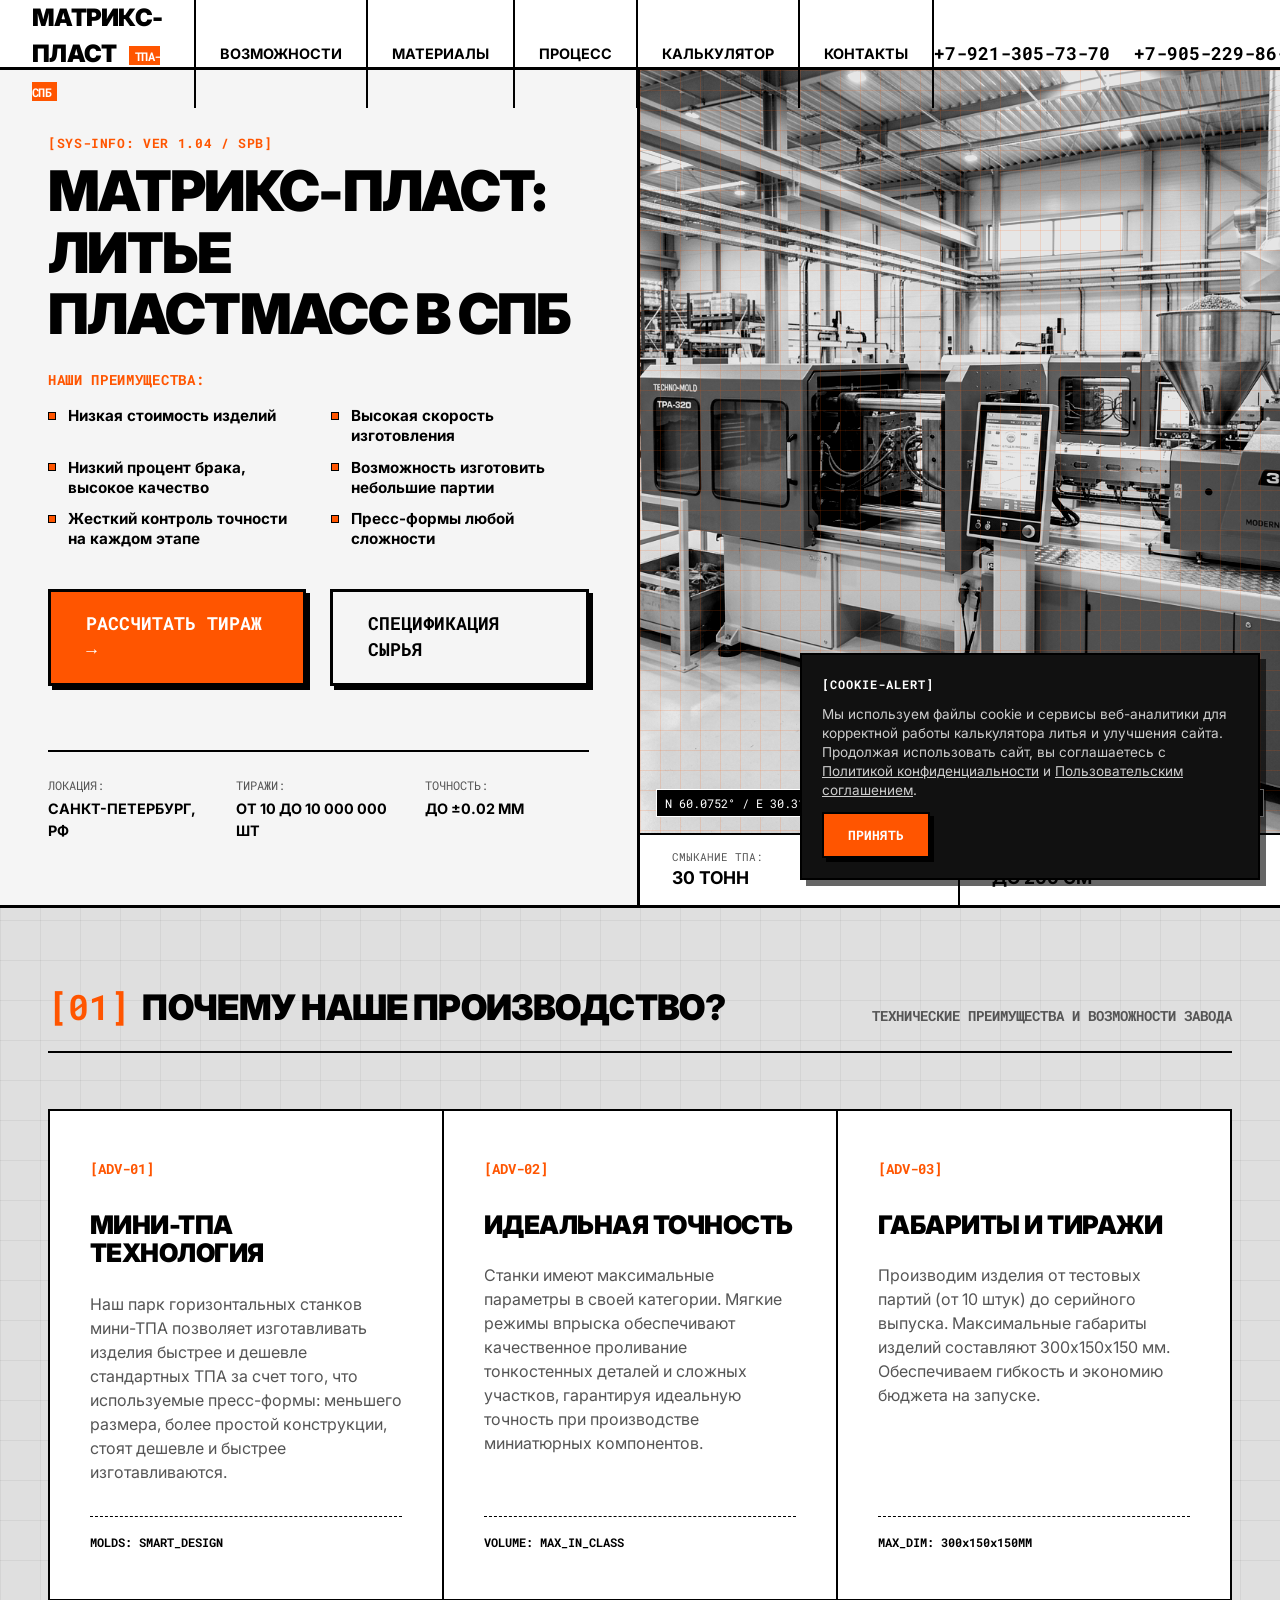
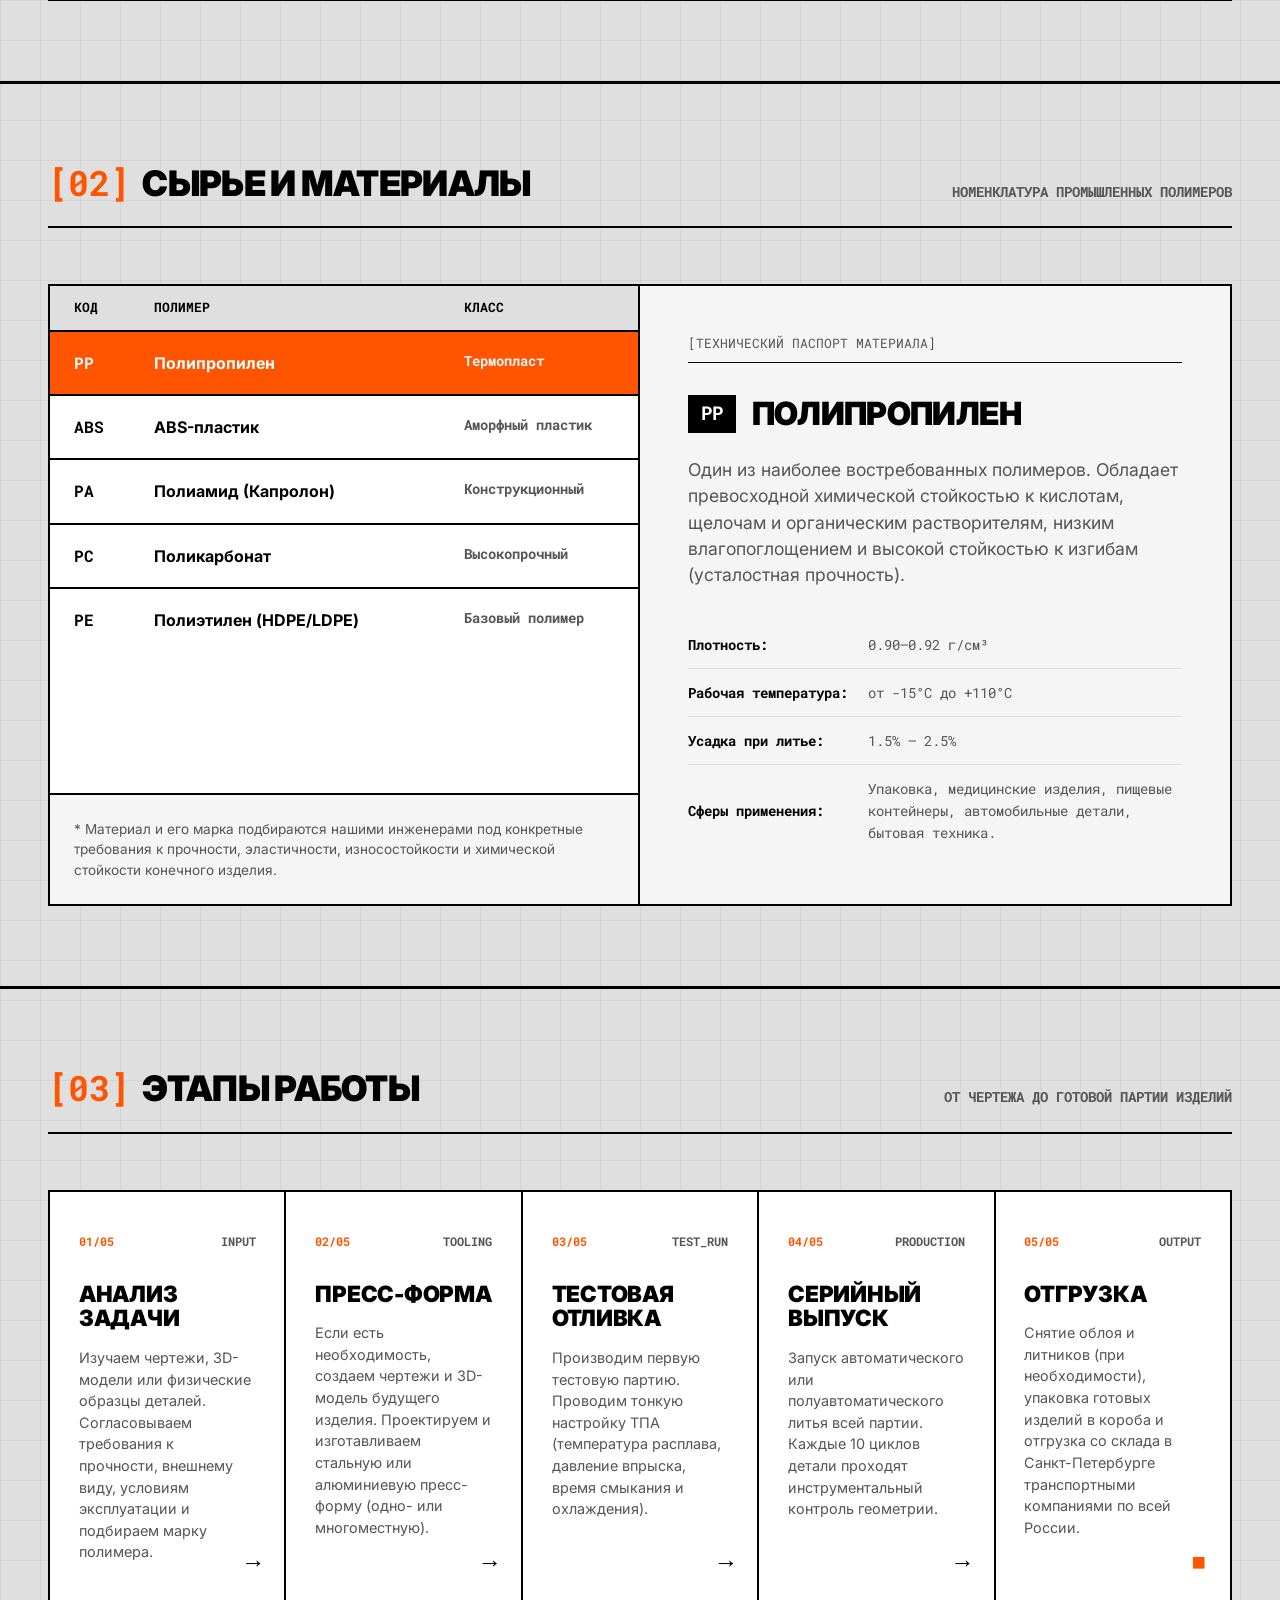
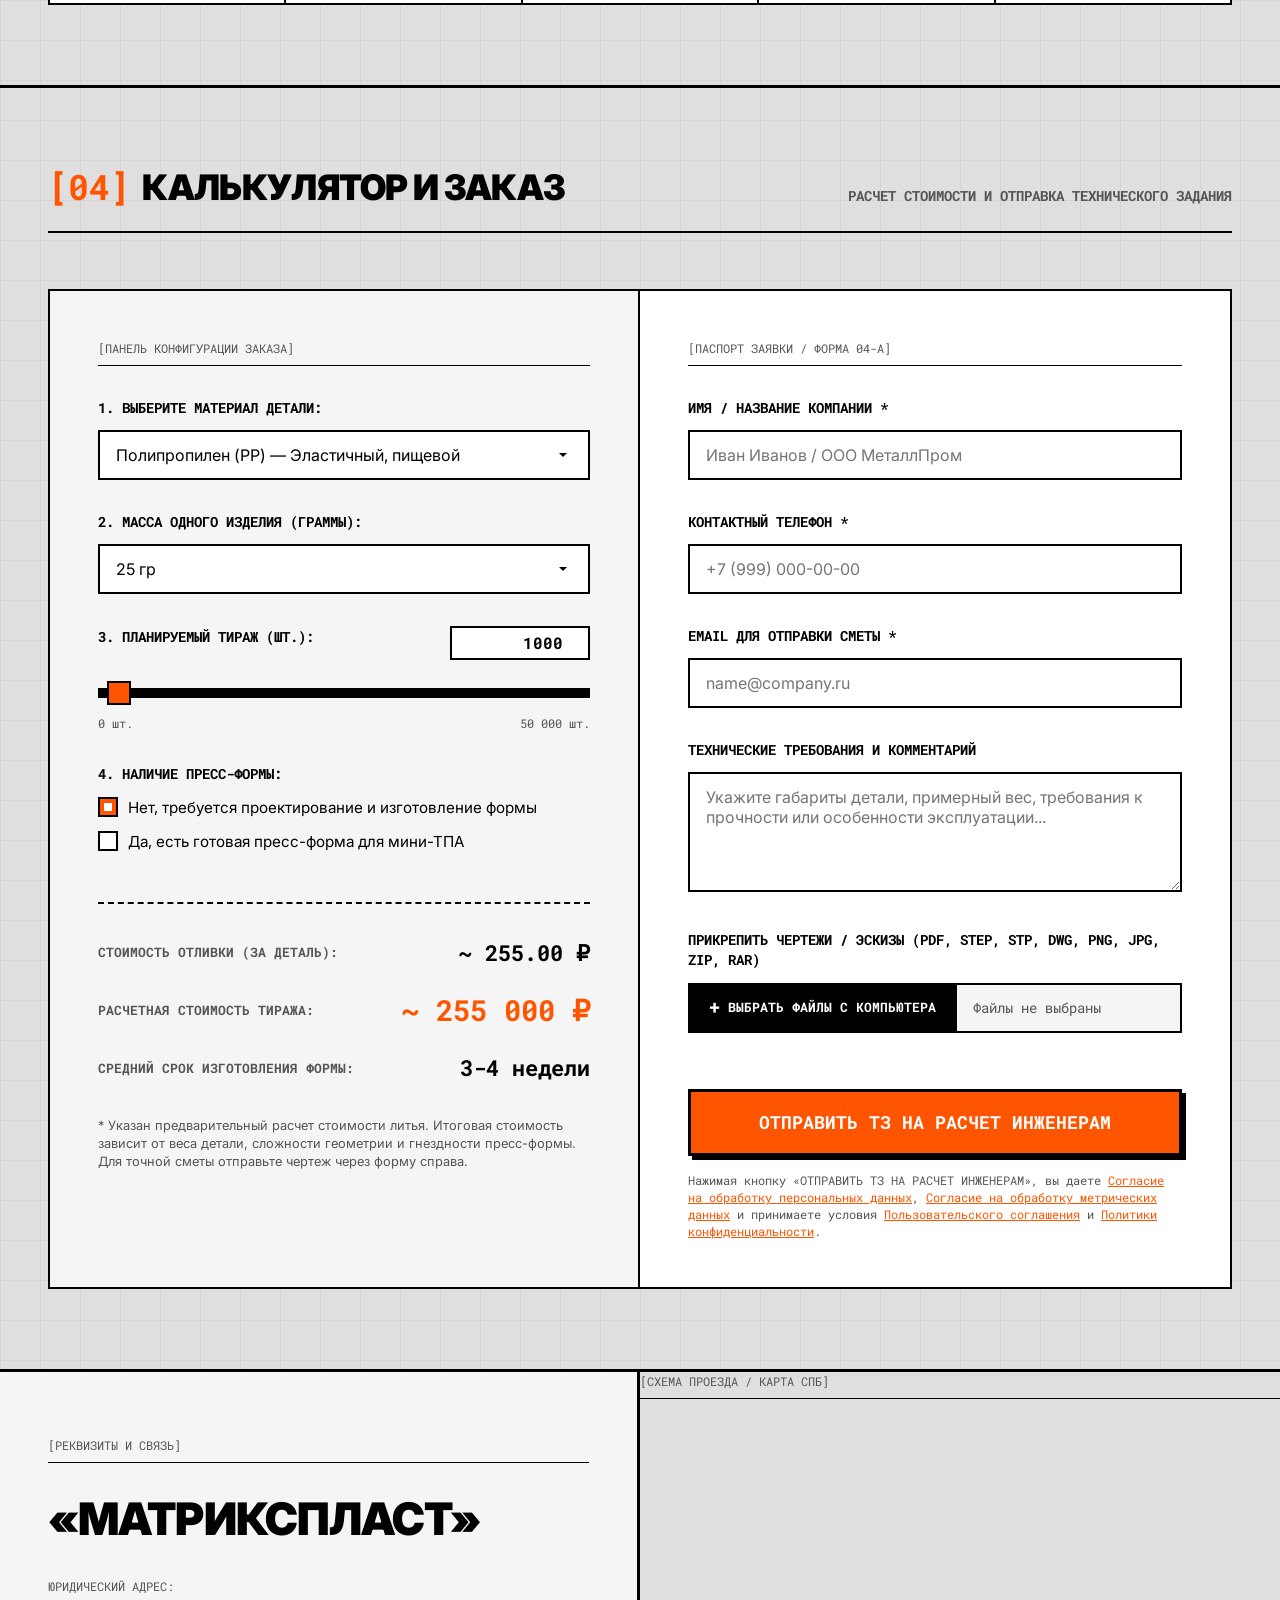
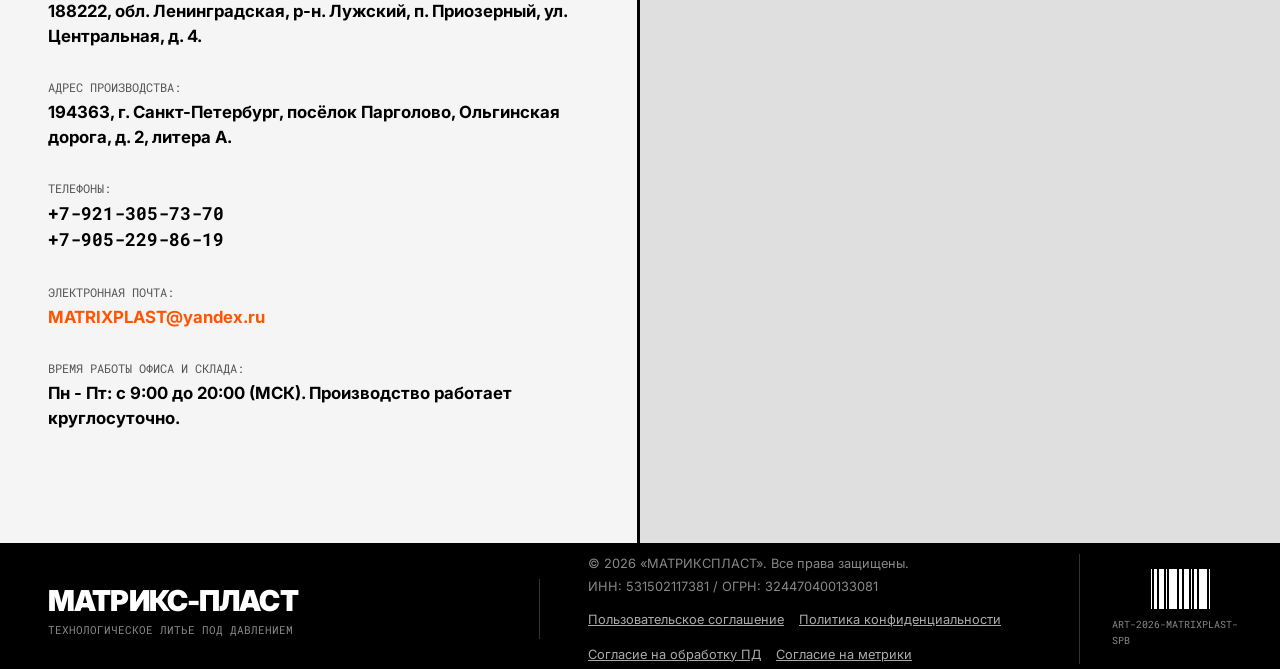
<file: index.html>
<!DOCTYPE html>
<html lang="ru">

<head>
    <meta charset="UTF-8">
    <meta name="viewport" content="width=device-width, initial-scale=1.0">
    <title>МАТРИКС-ПЛАСТ — Литье пластмасс под давлением в Санкт-Петербурге</title>
    <meta name="description"
        content="Завод литья пластмасс под давлением МАТРИКС-ПЛАСТ в Санкт-Петербурге. Производство изделий из пластика на заказ партиями от 10 штук до серийных тиражей. Полный цикл.">

    <!-- Google Fonts -->
    <link rel="preconnect" href="https://fonts.googleapis.com">
    <link rel="preconnect" href="https://fonts.gstatic.com" crossorigin>
    <link
        href="https://fonts.googleapis.com/css2?family=Inter:wght@400;700;900&family=Roboto+Mono:wght@400;700&display=swap"
        rel="stylesheet">

    <!-- Favicon -->
    <link rel="icon" type="image/svg+xml" href="images/favicon.svg">

    <!-- Stylesheet -->
    <link rel="stylesheet" href="style.css">

    <!-- Yandex.Metrika counter -->
    <script type="text/javascript">
        (function(m,e,t,r,i,k,a){
            m[i]=m[i]||function(){(m[i].a=m[i].a||[]).push(arguments)};
            m[i].l=1*new Date();
            for (var j = 0; j < document.scripts.length; j++) {if (document.scripts[j].src === r) { return; }}
            k=e.createElement(t),a=e.getElementsByTagName(t)[0],k.async=1,k.src=r,a.parentNode.insertBefore(k,a)
        })(window, document,'script','https://mc.yandex.ru/metrika/tag.js?id=110910224', 'ym');

        ym(110910224, 'init', {ssr:true, clickmap:true, ecommerce:"dataLayer", referrer: document.referrer, url: location.href, accurateTrackBounce:true, trackLinks:true});
    </script>
    <noscript><div><img src="https://mc.yandex.ru/watch/110910224" style="position:absolute; left:-9999px;" alt="" /></div></noscript>
    <!-- /Yandex.Metrika counter -->
</head>

<body>
    <!-- Декоративная бруталистическая сетка-подложка для фона (координаты) -->
    <div class="coordinate-grid"></div>

    <!-- HEADER -->
    <header class="header">
        <div class="header-logo">
            <a href="#">МАТРИКС-ПЛАСТ <span class="logo-badge">ТПА-СПБ</span></a>
        </div>
        <nav class="header-nav">
            <a href="#advantages" class="nav-link">Возможности</a>
            <a href="#materials" class="nav-link">Материалы</a>
            <a href="#process" class="nav-link">Процесс</a>
            <a href="#calculator" class="nav-link">Калькулятор</a>
            <a href="#contacts" class="nav-link">Контакты</a>
        </nav>
        <div class="header-contact">
            <a href="tel:+79213057370" class="phone-link">+7-921-305-73-70</a>
            <a href="tel:+79052298619" class="phone-link">+7-905-229-86-19</a>
            <a href="#calculator" class="btn btn-header btn-accent">РАССЧИТАТЬ ТИРАЖ</a>
        </div>
    </header>

    <main>
        <!-- HERO SECTION -->
        <section class="hero-section">
            <div class="hero-grid">
                <div class="hero-info-cell">
                    <div class="tech-tag">[SYS-INFO: VER 1.04 / SPB]</div>
                    <h1 class="hero-title">
                        МАТРИКС-ПЛАСТ:<br>ЛИТЬЕ ПЛАСТМАСС В СПБ
                    </h1>
                    <div class="hero-advantages-list">
                        <div class="hero-adv-title">Наши преимущества:</div>
                        <ul>
                            <li>Низкая стоимость изделий</li>
                            <li>Высокая скорость изготовления</li>
                            <li>Низкий процент брака, высокое качество</li>
                            <li>Возможность изготовить небольшие партии</li>
                            <li>Жесткий контроль точности на каждом этапе</li>
                            <li>Пресс-формы любой сложности</li>
                        </ul>
                    </div>
                    <div class="hero-actions">
                        <a href="#calculator" class="btn btn-large btn-accent">РАССЧИТАТЬ ТИРАЖ →</a>
                        <a href="#materials" class="btn btn-large btn-outline">СПЕЦИФИКАЦИЯ СЫРЬЯ</a>
                    </div>
                    <div class="hero-metadata">
                        <div class="meta-item">
                            <span class="meta-label">ЛОКАЦИЯ:</span>
                            <span class="meta-val">САНКТ-ПЕТЕРБУРГ, РФ</span>
                        </div>
                        <div class="meta-item">
                            <span class="meta-label">ТИРАЖИ:</span>
                            <span class="meta-val">ОТ 10 ДО 10 000 000 ШТ</span>
                        </div>
                        <div class="meta-item">
                            <span class="meta-label">ТОЧНОСТЬ:</span>
                            <span class="meta-val">ДО ±0.02 ММ</span>
                        </div>
                    </div>
                </div>

                <div class="hero-visual-cell">
                    <div class="image-wrapper">
                        <img src="images/tpa_modern.png" 
                            alt="Современный горизонтальный термопластавтомат (ТПА) Techno-Mold TPA-320 в цеху МАТРИКС-ПЛАСТ"
                            title="Современный термопластавтомат (ТПА) Techno-Mold TPA-320. Усилие смыкания 320 тонн. Предназначен для серийного литья пластмасс под давлением."
                            class="hero-img">
                        <div class="image-overlay"></div>
                        <div class="visual-decor">
                            <span class="decor-coord">N 60.0752° / E 30.3178°</span>
                            <span class="decor-status">STATUS: OPERATIONAL</span>
                        </div>
                    </div>
                    <div class="tech-spec-bar">
                        <div class="spec-bar-item">
                            <span class="spec-lbl">СМЫКАНИЕ ТПА:</span>
                            <span class="spec-val">30 ТОНН</span>
                        </div>
                        <div class="spec-bar-item">
                            <span class="spec-lbl">ОБЪЕМ ВПРЫСКА:</span>
                            <span class="spec-val">ДО 200 СМ³</span>
                        </div>
                    </div>
                </div>
            </div>
        </section>

        <!-- ADVANTAGES SECTION -->
        <section id="advantages" class="section advantages-section">
            <div class="section-header">
                <h2 class="section-title"><span class="title-num">[01]</span> ПОЧЕМУ НАШЕ ПРОИЗВОДСТВО?</h2>
                <div class="section-subtitle">ТЕХНИЧЕСКИЕ ПРЕИМУЩЕСТВА И ВОЗМОЖНОСТИ ЗАВОДА</div>
            </div>

            <div class="advantages-grid">
                <div class="advantage-card">
                    <div class="card-num">[ADV-01]</div>
                    <h3 class="card-title">МИНИ-ТПА ТЕХНОЛОГИЯ</h3>
                    <p class="card-text">
                        Наш парк горизонтальных станков мини-ТПА позволяет изготавливать изделия быстрее и дешевле стандартных ТПА за счет того, что используемые пресс-формы: меньшего размера, более простой конструкции, стоят дешевле и быстрее изготавливаются.
                    </p>
                    <div class="card-footer">
                        <span class="card-tag">MOLDS: SMART_DESIGN</span>
                    </div>
                </div>

                <div class="advantage-card">
                    <div class="card-num">[ADV-02]</div>
                    <h3 class="card-title">ИДЕАЛЬНАЯ ТОЧНОСТЬ</h3>
                    <p class="card-text">
                        Станки имеют максимальные параметры в своей категории. Мягкие режимы впрыска обеспечивают качественное проливание тонкостенных деталей и сложных участков, гарантируя идеальную точность при производстве миниатюрных компонентов.
                    </p>
                    <div class="card-footer">
                        <span class="card-tag">VOLUME: MAX_IN_CLASS</span>
                    </div>
                </div>

                <div class="advantage-card">
                    <div class="card-num">[ADV-03]</div>
                    <h3 class="card-title">ГАБАРИТЫ И ТИРАЖИ</h3>
                    <p class="card-text">
                        Производим изделия от тестовых партий (от 10 штук) до серийного выпуска. Максимальные габариты изделий составляют 300х150х150 мм. Обеспечиваем гибкость и экономию бюджета на запуске.
                    </p>
                    <div class="card-footer">
                        <span class="card-tag">MAX_DIM: 300x150x150MM</span>
                    </div>
                </div>
            </div>
        </section>

        <!-- MATERIALS SECTION -->
        <section id="materials" class="section materials-section">
            <div class="section-header">
                <h2 class="section-title"><span class="title-num">[02]</span> СЫРЬЕ И МАТЕРИАЛЫ</h2>
                <div class="section-subtitle">НОМЕНКЛАТУРА ПРОМЫШЛЕННЫХ ПОЛИМЕРОВ</div>
            </div>

            <div class="materials-grid">
                <div class="materials-list-cell">
                    <div class="tech-table-header">
                        <div class="th">КОД</div>
                        <div class="th">ПОЛИМЕР</div>
                        <div class="th">КЛАСС</div>
                    </div>
                    <div class="materials-list">
                        <div class="material-item active" data-target="pp">
                            <span class="m-code">PP</span>
                            <span class="m-name">Полипропилен</span>
                            <span class="m-class">Термопласт</span>
                        </div>
                        <div class="material-item" data-target="abs">
                            <span class="m-code">ABS</span>
                            <span class="m-name">ABS-пластик</span>
                            <span class="m-class">Аморфный пластик</span>
                        </div>
                        <div class="material-item" data-target="pa">
                            <span class="m-code">PA</span>
                            <span class="m-name">Полиамид (Капролон)</span>
                            <span class="m-class">Конструкционный</span>
                        </div>
                        <div class="material-item" data-target="pc">
                            <span class="m-code">PC</span>
                            <span class="m-name">Поликарбонат</span>
                            <span class="m-class">Высокопрочный</span>
                        </div>
                        <div class="material-item" data-target="pe">
                            <span class="m-code">PE</span>
                            <span class="m-name">Полиэтилен (HDPE/LDPE)</span>
                            <span class="m-class">Базовый полимер</span>
                        </div>
                    </div>
                    <div class="materials-note">
                        * Материал и его марка подбираются нашими инженерами под конкретные требования к прочности,
                        эластичности, износостойкости и химической стойкости конечного изделия.
                    </div>
                </div>

                <div class="materials-detail-cell">
                    <div class="detail-header">[ТЕХНИЧЕСКИЙ ПАСПОРТ МАТЕРИАЛА]</div>

                    <div class="material-details" id="detail-pp">
                        <div class="detail-title-row">
                            <span class="detail-badge">PP</span>
                            <h3 class="detail-title">ПОЛИПРОПИЛЕН</h3>
                        </div>
                        <p class="detail-desc">
                            Один из наиболее востребованных полимеров. Обладает превосходной химической стойкостью к
                            кислотам, щелочам и органическим растворителям, низким влагопоглощением и высокой стойкостью
                            к изгибам (усталостная прочность).
                        </p>
                        <table class="detail-table">
                            <tr>
                                <td>Плотность:</td>
                                <td>0.90–0.92 г/см³</td>
                            </tr>
                            <tr>
                                <td>Рабочая температура:</td>
                                <td>от -15°C до +110°C</td>
                            </tr>
                            <tr>
                                <td>Усадка при литье:</td>
                                <td>1.5% – 2.5%</td>
                            </tr>
                            <tr>
                                <td>Сферы применения:</td>
                                <td>Упаковка, медицинские изделия, пищевые контейнеры, автомобильные детали, бытовая
                                    техника.</td>
                            </tr>
                        </table>
                    </div>

                    <div class="material-details hidden" id="detail-abs">
                        <div class="detail-title-row">
                            <span class="detail-badge">ABS</span>
                            <h3 class="detail-title">ABS-ПЛАСТИК</h3>
                        </div>
                        <p class="detail-desc">
                            Ударопрочная техническая термопластическая смола. Отличается высокой жесткостью,
                            механической прочностью, стойкостью к смазочным маслам и отличным качеством получаемой
                            глянцевой или матовой поверхности.
                        </p>
                        <table class="detail-table">
                            <tr>
                                <td>Плотность:</td>
                                <td>1.03–1.08 г/см³</td>
                            </tr>
                            <tr>
                                <td>Рабочая температура:</td>
                                <td>от -40°C до +90°C</td>
                            </tr>
                            <tr>
                                <td>Усадка при литье:</td>
                                <td>0.4% – 0.7%</td>
                            </tr>
                            <tr>
                                <td>Сферы применения:</td>
                                <td>Корпуса электроники, детали приборов, игрушки, автомобильный пластик, спортивный
                                    инвентарь.</td>
                            </tr>
                        </table>
                    </div>

                    <div class="material-details hidden" id="detail-pa">
                        <div class="detail-title-row">
                            <span class="detail-badge">PA</span>
                            <h3 class="detail-title">ПОЛИАМИД (PA6/PA66)</h3>
                        </div>
                        <p class="detail-desc">
                            Конструкционный полимер с высокой износостойкостью, прочностью и отличными антифрикционными
                            (самосмазывающимися) свойствами. Часто армируется стекловолокном для повышения жесткости.
                        </p>
                        <table class="detail-table">
                            <tr>
                                <td>Плотность:</td>
                                <td>1.12–1.15 г/см³</td>
                            </tr>
                            <tr>
                                <td>Рабочая температура:</td>
                                <td>от -40°C до +120°C (краткосрочно до +180°C)</td>
                            </tr>
                            <tr>
                                <td>Усадка при литье:</td>
                                <td>1.0% – 2.0% (ненаполненный)</td>
                            </tr>
                            <tr>
                                <td>Сферы применения:</td>
                                <td>Шестерни, подшипники скольжения, ролики, резьбовые соединения, корпуса
                                    электроинструмента.</td>
                            </tr>
                        </table>
                    </div>

                    <div class="material-details hidden" id="detail-pc">
                        <div class="detail-title-row">
                            <span class="detail-badge">PC</span>
                            <h3 class="detail-title">ПОЛИКАРБОНАТ</h3>
                        </div>
                        <p class="detail-desc">
                            Аморфный конструкционный пластик с экстремально высокой ударной вязкостью, жесткостью и
                            оптической прозрачностью. Сохраняет свои свойства в широком диапазоне температур.
                        </p>
                        <table class="detail-table">
                            <tr>
                                <td>Плотность:</td>
                                <td>1.20–1.22 г/см³</td>
                            </tr>
                            <tr>
                                <td>Рабочая температура:</td>
                                <td>от -100°C до +135°C</td>
                            </tr>
                            <tr>
                                <td>Усадка при литье:</td>
                                <td>0.5% – 0.7%</td>
                            </tr>
                            <tr>
                                <td>Сферы применения:</td>
                                <td>Светотехнические изделия, линзы, защитные экраны, корпуса медицинских приборов,
                                    высокопрочные детали.</td>
                            </tr>
                        </table>
                    </div>

                    <div class="material-details hidden" id="detail-pe">
                        <div class="detail-title-row">
                            <span class="detail-badge">PE</span>
                            <h3 class="detail-title">ПОЛИЭТИЛЕН (HDPE/LDPE)</h3>
                        </div>
                        <p class="detail-desc">
                            Универсальный пластик с высокой эластичностью, ударной вязкостью (даже на морозе),
                            химической стойкостью к кислотам и щелочам, и великолепными диэлектрическими свойствами.
                        </p>
                        <table class="detail-table">
                            <tr>
                                <td>Плотность:</td>
                                <td>0.91–0.96 г/см³</td>
                            </tr>
                            <tr>
                                <td>Рабочая температура:</td>
                                <td>от -50°C до +80°C</td>
                            </tr>
                            <tr>
                                <td>Усадка при литье:</td>
                                <td>1.5% – 3.0%</td>
                            </tr>
                            <tr>
                                <td>Сферы применения:</td>
                                <td>Крышки, заглушки, емкости, фитинги трубопроводов, хозтовары, изоляция.</td>
                            </tr>
                        </table>
                    </div>
                </div>
            </div>
        </section>

        <!-- PROCESS SECTION -->
        <section id="process" class="section process-section">
            <div class="section-header">
                <h2 class="section-title"><span class="title-num">[03]</span> ЭТАПЫ РАБОТЫ</h2>
                <div class="section-subtitle">ОТ ЧЕРТЕЖА ДО ГОТОВОЙ ПАРТИИ ИЗДЕЛИЙ</div>
            </div>

            <div class="process-steps">
                <div class="process-step">
                    <div class="step-header">
                        <span class="step-index">01/05</span>
                        <span class="step-status">INPUT</span>
                    </div>
                    <div class="step-body">
                        <h3 class="step-title">АНАЛИЗ ЗАДАЧИ</h3>
                        <p class="step-desc">
                            Изучаем чертежи, 3D-модели или физические образцы деталей. Согласовываем требования к прочности, внешнему виду, условиям эксплуатации и подбираем марку полимера.
                        </p>
                    </div>
                    <div class="step-arrow">→</div>
                </div>

                <div class="process-step">
                    <div class="step-header">
                        <span class="step-index">02/05</span>
                        <span class="step-status">TOOLING</span>
                    </div>
                    <div class="step-body">
                        <h3 class="step-title">ПРЕСС-ФОРМА</h3>
                        <p class="step-desc">
                            Если есть необходимость, создаем чертежи и 3D-модель будущего изделия. Проектируем и изготавливаем стальную или алюминиевую пресс-форму (одно- или многоместную).
                        </p>
                    </div>
                    <div class="step-arrow">→</div>
                </div>

                <div class="process-step">
                    <div class="step-header">
                        <span class="step-index">03/05</span>
                        <span class="step-status">TEST_RUN</span>
                    </div>
                    <div class="step-body">
                        <h3 class="step-title">ТЕСТОВАЯ ОТЛИВКА</h3>
                        <p class="step-desc">
                            Производим первую тестовую партию. Проводим тонкую настройку ТПА (температура расплава,
                            давление впрыска, время смыкания и охлаждения).
                        </p>
                    </div>
                    <div class="step-arrow">→</div>
                </div>

                <div class="process-step">
                    <div class="step-header">
                        <span class="step-index">04/05</span>
                        <span class="step-status">PRODUCTION</span>
                    </div>
                    <div class="step-body">
                        <h3 class="step-title">СЕРИЙНЫЙ ВЫПУСК</h3>
                        <p class="step-desc">
                            Запуск автоматического или полуавтоматического литья всей партии. Каждые 10 циклов детали проходят инструментальный контроль геометрии.
                        </p>
                    </div>
                    <div class="step-arrow">→</div>
                </div>

                <div class="process-step">
                    <div class="step-header">
                        <span class="step-index">05/05</span>
                        <span class="step-status">OUTPUT</span>
                    </div>
                    <div class="step-body">
                        <h3 class="step-title">ОТГРУЗКА</h3>
                        <p class="step-desc">
                            Снятие облоя и литников (при необходимости), упаковка готовых изделий в короба и отгрузка со
                            склада в Санкт-Петербурге транспортными компаниями по всей России.
                        </p>
                    </div>
                    <div class="step-arrow finish">■</div>
                </div>
            </div>
        </section>

        <!-- CALCULATOR & CTA SECTION -->
        <section id="calculator" class="section calculator-section">
            <div class="section-header">
                <h2 class="section-title"><span class="title-num">[04]</span> КАЛЬКУЛЯТОР И ЗАКАЗ</h2>
                <div class="section-subtitle">РАСЧЕТ СТОИМОСТИ И ОТПРАВКА ТЕХНИЧЕСКОГО ЗАДАНИЯ</div>
            </div>

            <div class="calculator-grid">
                <!-- Калькулятор -->
                <div class="calc-configurator-cell">
                    <div class="cell-label">[ПАНЕЛЬ КОНФИГУРАЦИИ ЗАКАЗА]</div>

                    <div class="form-group">
                        <label class="form-label" for="calc-material">1. ВЫБЕРИТЕ МАТЕРИАЛ ДЕТАЛИ:</label>
                        <select id="calc-material" class="form-control">
                            <option value="pp" data-factor="1.0">Полипропилен (PP) — Эластичный, пищевой</option>
                            <option value="abs" data-factor="1.4">ABS-пластик — Прочный, под корпуса</option>
                            <option value="pa" data-factor="1.8">Полиамид (PA) — Сверхпрочный, конструкционный</option>
                            <option value="pc" data-factor="2.2">Поликарбонат (PC) — Прозрачный, термостойкий</option>
                            <option value="pe" data-factor="1.1">Полиэтилен (PE) — Химически стойкий</option>
                        </select>
                    </div>

                    <div class="form-group">
                        <label class="form-label" for="calc-weight">2. МАССА ОДНОГО ИЗДЕЛИЯ (ГРАММЫ):</label>
                        <select id="calc-weight" class="form-control">
                            <option value="0">0 гр</option>
                            <option value="25" selected>25 гр</option>
                            <option value="50">50 гр</option>
                            <option value="75">75 гр</option>
                            <option value="100">100 гр</option>
                            <option value="125">125 гр</option>
                            <option value="150">150 гр</option>
                            <option value="175">175 гр</option>
                            <option value="200">200 гр</option>
                        </select>
                    </div>

                    <div class="form-group">
                        <div class="slider-label-row">
                            <label class="form-label" for="calc-qty-input">3. ПЛАНИРУЕМЫЙ ТИРАЖ (ШТ.):</label>
                            <input type="number" id="calc-qty-input" min="0" max="100000" step="1" value="1000" class="form-control" style="width: 140px; text-align: right; font-family: var(--font-mono); font-weight: 700; padding: 0.3rem 0.6rem;">
                        </div>
                        <input type="range" id="calc-qty" min="0" max="50000" step="10" value="1000"
                            class="slider-control">
                        <div class="slider-bounds">
                            <span>0 шт.</span>
                            <span>50 000 шт.</span>
                        </div>
                    </div>

                    <div class="form-group">
                        <label class="form-label">4. НАЛИЧИЕ ПРЕСС-ФОРМЫ:</label>
                        <div class="radio-group">
                            <label class="radio-container">
                                <input type="radio" name="mold" value="no" checked>
                                <span class="radio-custom"></span>
                                Нет, требуется проектирование и изготовление формы
                            </label>
                            <label class="radio-container">
                                <input type="radio" name="mold" value="yes">
                                <span class="radio-custom"></span>
                                Да, есть готовая пресс-форма для мини-ТПА
                            </label>
                        </div>
                    </div>

                    <div class="calc-results-block">
                        <div class="result-row">
                            <span class="res-label">СТОИМОСТЬ ОТЛИВКИ (ЗА ДЕТАЛЬ):</span>
                            <span class="res-value" id="price-per-pcs">~ 25.00 ₽</span>
                        </div>
                        <div class="result-row">
                            <span class="res-label">РАСЧЕТНАЯ СТОИМОСТЬ ТИРАЖА:</span>
                            <span class="res-value" id="price-total">~ 25 000 ₽</span>
                        </div>
                        <div class="result-row mold-row">
                            <span class="res-label">СРЕДНИЙ СРОК ИЗГОТОВЛЕНИЯ ФОРМЫ:</span>
                            <span class="res-value" id="mold-leadtime">3-4 недели</span>
                        </div>
                        <div class="calc-disclaimer">
                            * Указан предварительный расчет стоимости литья. Итоговая стоимость зависит от веса детали,
                            сложности геометрии и гнездности пресс-формы. Для точной сметы отправьте чертеж через форму
                            справа.
                        </div>
                    </div>
                </div>

                <!-- Форма отправки -->
                <div class="calc-form-cell">
                    <div class="cell-label">[ПАСПОРТ ЗАЯВКИ / ФОРМА 04-А]</div>

                    <form id="lead-form" class="cta-form">
                        <div class="form-group">
                            <label class="form-label" for="client-name">ИМЯ / НАЗВАНИЕ КОМПАНИИ *</label>
                            <input type="text" id="client-name" name="client-name" required placeholder="Иван Иванов / ООО МеталлПром"
                                class="form-control text-input">
                        </div>

                        <div class="form-group">
                            <label class="form-label" for="client-phone">КОНТАКТНЫЙ ТЕЛЕФОН *</label>
                            <input type="tel" id="client-phone" name="client-phone" required placeholder="+7 (999) 000-00-00"
                                class="form-control text-input">
                        </div>

                        <div class="form-group">
                            <label class="form-label" for="client-email">EMAIL ДЛЯ ОТПРАВКИ СМЕТЫ *</label>
                            <input type="email" id="client-email" name="client-email" required placeholder="name@company.ru"
                                class="form-control text-input">
                        </div>

                        <div class="form-group">
                            <label class="form-label" for="client-message">ТЕХНИЧЕСКИЕ ТРЕБОВАНИЯ И КОММЕНТАРИЙ</label>
                            <textarea id="client-message" name="client-message"
                                placeholder="Укажите габариты детали, примерный вес, требования к прочности или особенности эксплуатации..."
                                class="form-control text-input textarea-control"></textarea>
                        </div>

                        <div class="form-group">
                            <label class="form-label">ПРИКРЕПИТЬ ЧЕРТЕЖИ / ЭСКИЗЫ (PDF, STEP, STP, DWG, PNG, JPG, ZIP, RAR)</label>
                            <div class="file-upload-wrapper">
                                <input type="file" id="client-file" name="client-files[]" class="file-input" multiple>
                                <div class="file-upload-btn">
                                    <span class="file-upload-icon">+</span>
                                    <span class="file-upload-text">ВЫБРАТЬ ФАЙЛЫ С КОМПЬЮТЕРА</span>
                                </div>
                                <span class="file-name-display" id="file-name-display">Файлы не выбраны</span>
                            </div>
                        </div>

                        <!-- Защита от спама Honeypot (абсолютно скрыто для людей) -->
                        <div style="display:none !important; position:absolute; width:0; height:0; z-index:-1;">
                            <input type="text" name="client_midname" autocomplete="off" tabindex="-1">
                        </div>

                        <button type="submit" class="btn btn-large btn-accent btn-block btn-submit">
                            ОТПРАВИТЬ ТЗ НА РАСЧЕТ ИНЖЕНЕРАМ
                        </button>

                        <div class="form-legal-notice">
                            Нажимая кнопку «ОТПРАВИТЬ ТЗ НА РАСЧЕТ ИНЖЕНЕРАМ», вы даете <a href="pd-consent.html" target="_blank">Согласие на обработку персональных данных</a>, <a href="metrics-consent.html" target="_blank">Согласие на обработку метрических данных</a> и принимаете условия <a href="terms.html" target="_blank">Пользовательского соглашения</a> и <a href="privacy.html" target="_blank">Политики конфиденциальности</a>.
                        </div>
                    </form>
                </div>
            </div>
        </section>

        <!-- CONTACTS & MAP SECTION -->
        <section id="contacts" class="section contacts-section">
            <div class="contacts-grid">
                <div class="contacts-info-cell">
                    <div class="cell-label">[РЕКВИЗИТЫ И СВЯЗЬ]</div>

                    <h2 class="contacts-title">«МАТРИКСПЛАСТ»</h2>

                    <div class="contacts-list">
                        <div class="contact-item">
                            <span class="c-label">ЮРИДИЧЕСКИЙ АДРЕС:</span>
                            <span class="c-val">188222, обл. Ленинградская, р-н. Лужский, п. Приозерный, ул. Центральная, д. 4.</span>
                        </div>
                        <div class="contact-item">
                            <span class="c-label">АДРЕС ПРОИЗВОДСТВА:</span>
                            <span class="c-val">194363, г. Санкт-Петербург, посёлок Парголово, Ольгинская дорога, д. 2, литера А.</span>
                        </div>
                        <div class="contact-item">
                            <span class="c-label">ТЕЛЕФОНЫ:</span>
                            <span class="c-val">
                                <a href="tel:+79213057370" class="phone-link">+7-921-305-73-70</a><br>
                                <a href="tel:+79052298619" class="phone-link">+7-905-229-86-19</a>
                            </span>
                        </div>
                        <div class="contact-item">
                            <span class="c-label">ЭЛЕКТРОННАЯ ПОЧТА:</span>
                            <span class="c-val"><a href="mailto:MATRIXPLAST@yandex.ru"
                                    class="mail-link">MATRIXPLAST@yandex.ru</a></span>
                        </div>
                        <div class="contact-item">
                            <span class="c-label">ВРЕМЯ РАБОТЫ ОФИСА И СКЛАДА:</span>
                            <span class="c-val">Пн - Пт: с 9:00 до 20:00 (МСК). Производство работает круглосуточно.</span>
                        </div>
                    </div>
                </div>

                <div class="contacts-map-cell">
                    <div class="cell-label">[СХЕМА ПРОЕЗДА / КАРТА СПБ]</div>
                    <div class="map-wrapper">
                        <!-- Яндекс Карта в iframe с брутальным монохромным фильтром -->
                        <iframe
                            src="https://yandex.ru/map-widget/v1/?text=194363%2C%20%D0%B3.%20%D0%A1%D0%B0%D0%BD%D0%BA%D1%82-%D0%9F%D0%B5%D1%82%D0%B5%D1%80%D0%B1%D1%83%D1%80%D0%B3%2C%20%D0%BF%D0%BE%D1%81%D1%91%D0%BB%D0%BE%D0%BA%20%D0%9F%D0%B0%D1%80%D0%B3%D0%BE%D0%BB%D0%BE%D0%B2%D0%BE%2C%20%D0%9E%D0%BB%D1%8C%D0%B3%D0%B8%D0%BD%D1%81%D0%BA%D0%B0%D1%8F%20%D0%B4%D0%BE%D1%80%D0%BE%D0%B3%D0%B0%2C%20%D0%B4.%202%2C%20%D0%BB%D0%B8%D1%82%D0%B5%D1%80%D0%B0%20%D0%90&amp;ll=30.3178%2C60.0752&amp;z=16"
                            width="100%" height="100%" frameborder="0"></iframe>
                    </div>
                </div>
            </div>
        </section>
    </main>

    <!-- FOOTER -->
    <footer class="footer">
        <div class="footer-grid">
            <div class="footer-logo-cell">
                <span class="footer-logo">МАТРИКС-ПЛАСТ</span>
                <span class="footer-tagline">ТЕХНОЛОГИЧЕСКОЕ ЛИТЬЕ ПОД ДАВЛЕНИЕМ</span>
            </div>
            <div class="footer-legal-cell">
                <span>© 2026 «МАТРИКСПЛАСТ». Все права защищены.</span>
                <span>ИНН: 531502117381 / ОГРН: 324470400133081</span>
                <div style="margin-top: 10px; font-size: 0.8rem; display: flex; gap: 15px; flex-wrap: wrap;">
                    <a href="terms.html" style="color: #aaa; text-decoration: underline;">Пользовательское соглашение</a>
                    <a href="privacy.html" style="color: #aaa; text-decoration: underline;">Политика конфиденциальности</a>
                    <a href="pd-consent.html" style="color: #aaa; text-decoration: underline;">Согласие на обработку ПД</a>
                    <a href="metrics-consent.html" style="color: #aaa; text-decoration: underline;">Согласие на метрики</a>
                </div>
            </div>
            <div class="footer-barcode-cell">
                <!-- Бруталистический штрих-код из линий разной толщины -->
                <div class="barcode">
                    <div class="bar bar-1"></div>
                    <div class="bar bar-2"></div>
                    <div class="bar bar-3"></div>
                    <div class="bar bar-1"></div>
                    <div class="bar bar-4"></div>
                    <div class="bar bar-2"></div>
                    <div class="bar bar-3"></div>
                    <div class="bar bar-1"></div>
                    <div class="bar bar-2"></div>
                    <div class="bar bar-4"></div>
                    <div class="bar bar-1"></div>
                </div>
                <span class="barcode-num">ART-2026-MATRIXPLAST-SPB</span>
            </div>
        </div>
    </footer>

    <!-- POPUP SUCCESS MODAL -->
    <div class="modal-overlay" id="success-modal">
        <div class="modal-content">
            <div class="modal-header">
                <span class="modal-title">[ЗАПРОС ЗАРЕГИСТРИРОВАН]</span>
                <button class="modal-close-btn" id="modal-close">✕</button>
            </div>
            <div class="modal-body">
                <p>Ваша заявка успешно отправлена в инженерно-технический отдел завода МАТРИКС-ПЛАСТ.</p>
                <div class="modal-tech-info">
                    ID ЗАПРОСА: <span id="request-id">MP-XXXXXX</span><br>
                    СТАТУС: В ОБРАБОТКЕ<br>
                    ПРИОРИТЕТ: ВЫСОКИЙ
                </div>
                <p>Наш инженер свяжется с вами в течение 1 часа для уточнения деталей и согласования стоимости.</p>
                <button class="btn btn-accent btn-large" id="modal-ok-btn">ПОНЯТНО</button>
            </div>
        </div>
    </div>

    <!-- JavaScript для калькулятора и переключения материалов -->
    <script>
        document.addEventListener('DOMContentLoaded', () => {
            // Переключение вкладок материалов
            const matItems = document.querySelectorAll('.material-item');
            const details = document.querySelectorAll('.material-details');

            matItems.forEach(item => {
                item.addEventListener('click', () => {
                    matItems.forEach(i => i.classList.remove('active'));
                    details.forEach(d => d.classList.add('hidden'));

                    item.classList.add('active');
                    const target = item.getAttribute('data-target');
                    document.getElementById(`detail-${target}`).classList.remove('hidden');
                });
            });

            // Калькулятор
            const materialSelect = document.getElementById('calc-material');
            const weightSelect = document.getElementById('calc-weight');
            const qtyInput = document.getElementById('calc-qty');
            const qtyNumberInput = document.getElementById('calc-qty-input');
            const moldRadios = document.getElementsByName('mold');

            const pricePerPcsVal = document.getElementById('price-per-pcs');
            const priceTotalVal = document.getElementById('price-total');
            const moldRow = document.querySelector('.mold-row');
            const moldLeadtime = document.getElementById('mold-leadtime');

            function formatPrice(val) {
                return new Intl.NumberFormat('ru-RU', { style: 'currency', currency: 'RUB', maximumFractionDigits: 2 }).format(val);
            }

            function recalculate(source) {
                let qty = 0;
                if (source === 'range') {
                    qty = parseInt(qtyInput.value, 10) || 0;
                    qtyNumberInput.value = qty;
                } else if (source === 'number') {
                    qty = parseInt(qtyNumberInput.value, 10);
                    if (isNaN(qty) || qty < 0) {
                        qty = 0;
                    }
                    if (qty <= 50000) {
                        qtyInput.value = qty;
                    }
                } else {
                    qty = parseInt(qtyNumberInput.value, 10);
                    if (isNaN(qty) || qty < 0) {
                        qty = 0;
                        qtyNumberInput.value = 0;
                    }
                }

                const weightGrams = parseInt(weightSelect.value, 10) || 0;

                let hasMold = false;
                for (const radio of moldRadios) {
                    if (radio.checked && radio.value === 'yes') {
                        hasMold = true;
                    }
                }

                // Формула расчета:
                // Стоимость формы: 180 000 руб (если нет формы) или 0 руб (если есть форма)
                // Стоимость ТИРАЖА = Стоимость формы + (Количество * Масса * 3 руб/г)
                // Стоимость за деталь = Стоимость ТИРАЖА / Количество (если quantity > 0)
                const moldCost = hasMold ? 0 : 180000;
                const total = moldCost + (qty * weightGrams * 3);
                const pricePerPcs = qty > 0 ? (total / qty) : 0;

                if (!hasMold) {
                    moldRow.style.display = 'flex';
                    moldLeadtime.textContent = '3-4 недели';
                } else {
                    moldRow.style.display = 'none';
                }

                pricePerPcsVal.textContent = '~ ' + pricePerPcs.toFixed(2) + ' ₽';
                priceTotalVal.textContent = '~ ' + new Intl.NumberFormat('ru-RU').format(Math.round(total)) + ' ₽';
            }

            materialSelect.addEventListener('change', () => recalculate('material'));
            weightSelect.addEventListener('change', () => recalculate('weight'));
            qtyInput.addEventListener('input', () => recalculate('range'));
            qtyNumberInput.addEventListener('input', () => recalculate('number'));
            moldRadios.forEach(radio => radio.addEventListener('change', () => recalculate('mold')));

            recalculate('init'); // Инициализация

            // Выгрузка имени файла
            const fileInput = document.getElementById('client-file');
            const fileDisplay = document.getElementById('file-name-display');
            fileInput.addEventListener('change', (e) => {
                if (e.target.files.length === 1) {
                    fileDisplay.textContent = e.target.files[0].name;
                } else if (e.target.files.length > 1) {
                    const names = Array.from(e.target.files).map(f => f.name).join(', ');
                    fileDisplay.textContent = `Выбрано файлов: ${e.target.files.length} (${names})`;
                } else {
                    fileDisplay.textContent = 'Файлы не выбраны';
                }
            });

            // Отправка формы и модалка
            const form = document.getElementById('lead-form');
            const modal = document.getElementById('success-modal');
            const modalClose = document.getElementById('modal-close');
            const modalOk = document.getElementById('modal-ok-btn');
            const requestIdSpan = document.getElementById('request-id');

            form.addEventListener('submit', (e) => {
                e.preventDefault();

                // Находим кнопку отправки
                const submitBtn = form.querySelector('.btn-submit');
                const originalBtnText = submitBtn.textContent;
                
                // Блокируем кнопку отправки и меняем текст
                submitBtn.disabled = true;
                submitBtn.textContent = 'ОТПРАВКА ЗАЯВКИ...';

                // Собираем FormData
                const formData = new FormData(form);

                // Добавляем данные расчета из калькулятора
                const selectedOption = materialSelect.options[materialSelect.selectedIndex];
                formData.append('calc-material', selectedOption.text);
                formData.append('calc-weight', weightSelect.value + ' гр');
                formData.append('calc-qty', qtyNumberInput.value);
                
                let hasMoldVal = 'no';
                for (const radio of moldRadios) {
                    if (radio.checked) {
                        hasMoldVal = radio.value;
                    }
                }
                formData.append('has-mold', hasMoldVal);
                formData.append('price-per-pcs', pricePerPcsVal.textContent);
                formData.append('price-total', priceTotalVal.textContent);

                // Отправляем запрос через fetch
                fetch('send.php', {
                    method: 'POST',
                    body: formData
                })
                .then(response => {
                    if (!response.ok) {
                        return response.json().then(err => { 
                            throw new Error(err.error || 'Ошибка при обработке запроса сервером.'); 
                        }).catch(() => {
                            throw new Error('Ошибка сервера (код ' + response.status + ').');
                        });
                    }
                    return response.json();
                })
                .then(data => {
                    if (data.success) {
                        // Заполняем ID запроса из ответа сервера
                        requestIdSpan.textContent = data.request_id;
                        
                        // Показываем модалку
                        modal.classList.add('active');

                        // Сбрасываем форму
                        form.reset();
                        fileDisplay.textContent = 'Файлы не выбраны';
                        recalculate('init');
                    } else {
                        alert('Ошибка отправки: ' + (data.error || 'Неизвестная ошибка'));
                    }
                })
                .catch(error => {
                    console.error('Ошибка:', error);
                    alert('Не удалось отправить заявку. Ошибка: ' + error.message);
                })
                .finally(() => {
                    // Разблокируем кнопку
                    submitBtn.disabled = false;
                    submitBtn.textContent = originalBtnText;
                });
            });

            function closeModal() {
                modal.classList.remove('active');
            }

            modalClose.addEventListener('click', closeModal);
            modalOk.addEventListener('click', closeModal);
            modal.addEventListener('click', (e) => {
                if (e.target === modal) {
                    closeModal();
                }
            });

            // Управление баннером Cookie
            const cookieBanner = document.getElementById('cookie-banner');
            const acceptCookiesBtn = document.getElementById('accept-cookies-btn');

            if (cookieBanner && !localStorage.getItem('matrixplast_cookie_consent')) {
                cookieBanner.style.display = 'block';
            }

            if (acceptCookiesBtn) {
                acceptCookiesBtn.addEventListener('click', function () {
                    localStorage.setItem('matrixplast_cookie_consent', 'accepted');
                    if (cookieBanner) cookieBanner.style.display = 'none';
                });
            }
        });
    </script>

    <!-- BANNER COOKIES -->
    <div id="cookie-banner" class="cookie-banner" style="display: none;">
        <div class="cookie-banner-content">
            <div class="cookie-tag">[COOKIE-ALERT]</div>
            <p class="cookie-text">
                Мы используем файлы cookie и сервисы веб-аналитики для корректной работы калькулятора литья и улучшения сайта. Продолжая использовать сайт, вы соглашаетесь с <a href="privacy.html" target="_blank">Политикой конфиденциальности</a> и <a href="terms.html" target="_blank">Пользовательским соглашением</a>.
            </p>
            <button id="accept-cookies-btn" class="btn btn-accent btn-small" style="align-self: flex-start; cursor: pointer;">ПРИНЯТЬ</button>
        </div>
    </div>
</body>

</html>
</file>
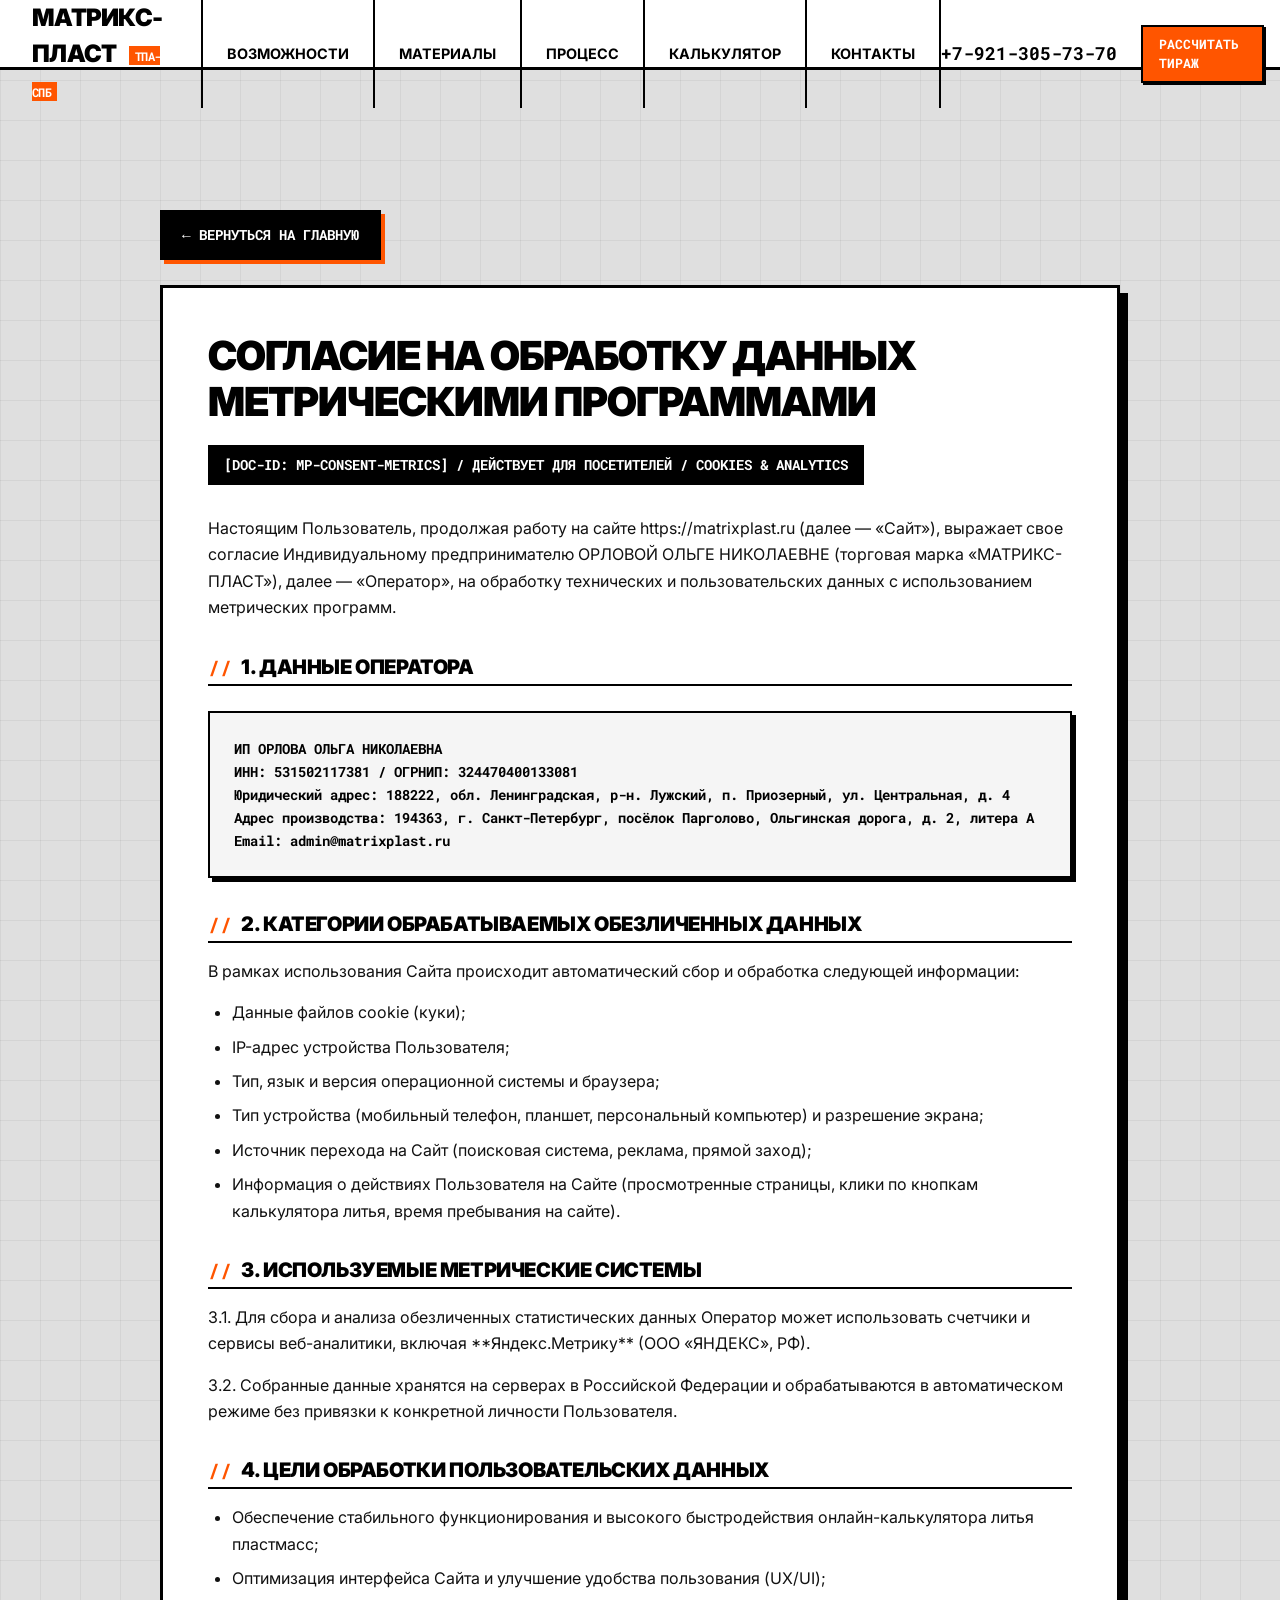
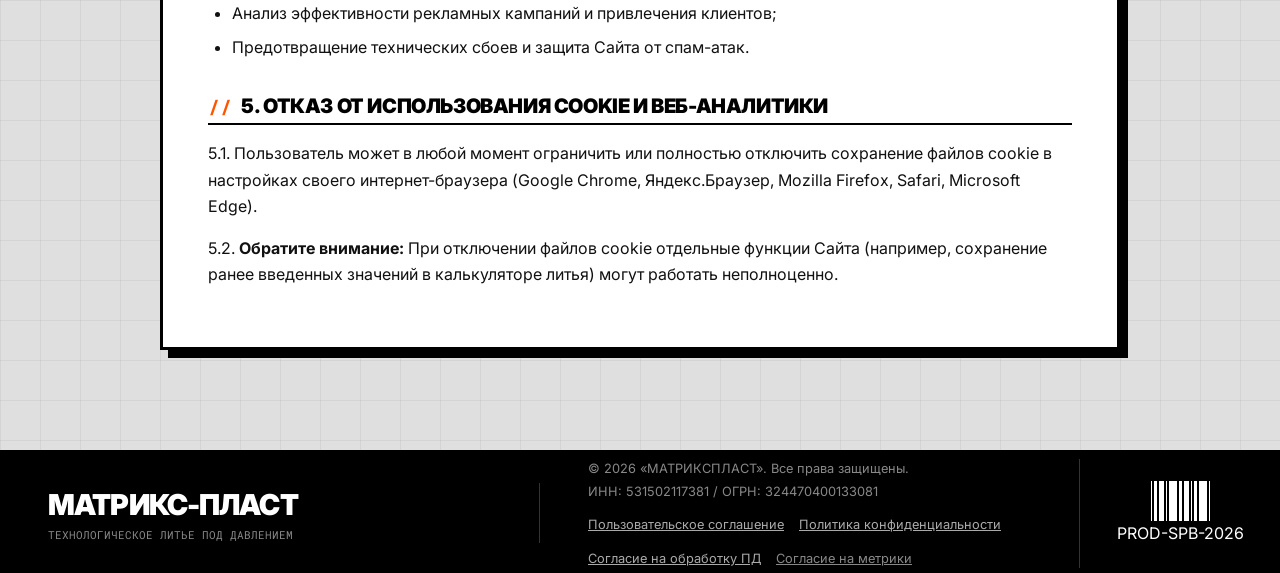
<file: metrics-consent.html>
<!DOCTYPE html>
<html lang="ru">

<head>
    <meta charset="UTF-8">
    <meta name="viewport" content="width=device-width, initial-scale=1.0">
    <title>Согласие на обработку данных метрическими программами — МАТРИКС-ПЛАСТ</title>
    <meta name="description" content="Согласие на использование файлов cookie и счетчиков веб-аналитики на сайте завода литья пластмасс МАТРИКС-ПЛАСТ.">

    <!-- Google Fonts -->
    <link rel="preconnect" href="https://fonts.googleapis.com">
    <link rel="preconnect" href="https://fonts.gstatic.com" crossorigin>
    <link href="https://fonts.googleapis.com/css2?family=Inter:wght@400;700;900&family=Roboto+Mono:wght@400;700&display=swap" rel="stylesheet">

    <!-- Favicon -->
    <link rel="icon" type="image/svg+xml" href="images/favicon.svg">

    <!-- Stylesheet -->
    <link rel="stylesheet" href="style.css">

    <!-- Yandex.Metrika counter -->
    <script type="text/javascript">
        (function(m,e,t,r,i,k,a){
            m[i]=m[i]||function(){(m[i].a=m[i].a||[]).push(arguments)};
            m[i].l=1*new Date();
            for (var j = 0; j < document.scripts.length; j++) {if (document.scripts[j].src === r) { return; }}
            k=e.createElement(t),a=e.getElementsByTagName(t)[0],k.async=1,k.src=r,a.parentNode.insertBefore(k,a)
        })(window, document,'script','https://mc.yandex.ru/metrika/tag.js?id=110910224', 'ym');

        ym(110910224, 'init', {ssr:true, clickmap:true, ecommerce:"dataLayer", referrer: document.referrer, url: location.href, accurateTrackBounce:true, trackLinks:true});
    </script>
    <noscript><div><img src="https://mc.yandex.ru/watch/110910224" style="position:absolute; left:-9999px;" alt="" /></div></noscript>
    <!-- /Yandex.Metrika counter -->
</head>

<body>
    <!-- Декоративная бруталистическая сетка-подложка -->
    <div class="coordinate-grid"></div>

    <!-- HEADER -->
    <header class="header">
        <div class="header-logo">
            <a href="index.html">МАТРИКС-ПЛАСТ <span class="logo-badge">ТПА-СПБ</span></a>
        </div>
        <nav class="header-nav">
            <a href="index.html#advantages" class="nav-link">Возможности</a>
            <a href="index.html#materials" class="nav-link">Материалы</a>
            <a href="index.html#process" class="nav-link">Процесс</a>
            <a href="index.html#calculator" class="nav-link">Калькулятор</a>
            <a href="index.html#contacts" class="nav-link">Контакты</a>
        </nav>
        <div class="header-contact">
            <a href="tel:+79213057370" class="phone-link">+7-921-305-73-70</a>
            <a href="index.html#calculator" class="btn btn-header btn-accent">РАССЧИТАТЬ ТИРАЖ</a>
        </div>
    </header>

    <main class="container">
        <div class="legal-page">
            <a href="index.html" class="back-link">← Вернуться на главную</a>

            <article class="legal-card">
                <h1 class="legal-title">Согласие на обработку данных метрическими программами</h1>
                <div class="legal-meta">
                    [DOC-ID: MP-CONSENT-METRICS] / ДЕЙСТВУЕТ ДЛЯ ПОСЕТИТЕЛЕЙ / COOKIES & ANALYTICS
                </div>

                <div class="legal-content">
                    <p>Настоящим Пользователь, продолжая работу на сайте https://matrixplast.ru (далее — «Сайт»), выражает свое согласие Индивидуальному предпринимателю ОРЛОВОЙ ОЛЬГЕ НИКОЛАЕВНЕ (торговая марка «МАТРИКС-ПЛАСТ»), далее — «Оператор», на обработку технических и пользовательских данных с использованием метрических программ.</p>

                    <h2>1. Данные Оператора</h2>
                    <div class="legal-box">
                        ИП ОРЛОВА ОЛЬГА НИКОЛАЕВНА<br>
                        ИНН: 531502117381 / ОГРНИП: 324470400133081<br>
                        Юридический адрес: 188222, обл. Ленинградская, р-н. Лужский, п. Приозерный, ул. Центральная, д. 4<br>
                        Адрес производства: 194363, г. Санкт-Петербург, посёлок Парголово, Ольгинская дорога, д. 2, литера А<br>
                        Email: admin@matrixplast.ru
                    </div>

                    <h2>2. Категории обрабатываемых обезличенных данных</h2>
                    <p>В рамках использования Сайта происходит автоматический сбор и обработка следующей информации:</p>
                    <ul>
                        <li>Данные файлов cookie (куки);</li>
                        <li>IP-адрес устройства Пользователя;</li>
                        <li>Тип, язык и версия операционной системы и браузера;</li>
                        <li>Тип устройства (мобильный телефон, планшет, персональный компьютер) и разрешение экрана;</li>
                        <li>Источник перехода на Сайт (поисковая система, реклама, прямой заход);</li>
                        <li>Информация о действиях Пользователя на Сайте (просмотренные страницы, клики по кнопкам калькулятора литья, время пребывания на сайте).</li>
                    </ul>

                    <h2>3. Используемые метрические системы</h2>
                    <p>3.1. Для сбора и анализа обезличенных статистических данных Оператор может использовать счетчики и сервисы веб-аналитики, включая **Яндекс.Метрику** (ООО «ЯНДЕКС», РФ).</p>
                    <p>3.2. Собранные данные хранятся на серверах в Российской Федерации и обрабатываются в автоматическом режиме без привязки к конкретной личности Пользователя.</p>

                    <h2>4. Цели обработки пользовательских данных</h2>
                    <ul>
                        <li>Обеспечение стабильного функционирования и высокого быстродействия онлайн-калькулятора литья пластмасс;</li>
                        <li>Оптимизация интерфейса Сайта и улучшение удобства пользования (UX/UI);</li>
                        <li>Анализ эффективности рекламных кампаний и привлечения клиентов;</li>
                        <li>Предотвращение технических сбоев и защита Сайта от спам-атак.</li>
                    </ul>

                    <h2>5. Отказ от использования Cookie и веб-аналитики</h2>
                    <p>5.1. Пользователь может в любой момент ограничить или полностью отключить сохранение файлов cookie в настройках своего интернет-браузера (Google Chrome, Яндекс.Браузер, Mozilla Firefox, Safari, Microsoft Edge).</p>
                    <p>5.2. <strong>Обратите внимание:</strong> При отключении файлов cookie отдельные функции Сайта (например, сохранение ранее введенных значений в калькуляторе литья) могут работать неполноценно.</p>
                </div>
            </article>
        </div>
    </main>

    <!-- FOOTER -->
    <footer class="footer">
        <div class="footer-grid">
            <div class="footer-logo-cell">
                <span class="footer-logo">МАТРИКС-ПЛАСТ</span>
                <span class="footer-tagline">ТЕХНОЛОГИЧЕСКОЕ ЛИТЬЕ ПОД ДАВЛЕНИЕМ</span>
            </div>
            <div class="footer-legal-cell">
                <span>© 2026 «МАТРИКСПЛАСТ». Все права защищены.</span>
                <span>ИНН: 531502117381 / ОГРН: 324470400133081</span>
                <div style="margin-top: 10px; font-size: 0.8rem; display: flex; gap: 15px; flex-wrap: wrap;">
                    <a href="terms.html" style="color: #aaa; text-decoration: underline;">Пользовательское соглашение</a>
                    <a href="privacy.html" style="color: #aaa; text-decoration: underline;">Политика конфиденциальности</a>
                    <a href="pd-consent.html" style="color: #aaa; text-decoration: underline;">Согласие на обработку ПД</a>
                    <a href="metrics-consent.html" style="color: var(--accent-yellow); text-decoration: underline;">Согласие на метрики</a>
                </div>
            </div>
            <div class="footer-barcode-cell">
                <div class="barcode">
                    <div class="bar bar-1"></div><div class="bar bar-2"></div><div class="bar bar-3"></div><div class="bar bar-1"></div><div class="bar bar-4"></div><div class="bar bar-2"></div><div class="bar bar-3"></div><div class="bar bar-1"></div><div class="bar bar-2"></div><div class="bar bar-4"></div><div class="bar bar-1"></div>
                </div>
                <span class="barcode-label">PROD-SPB-2026</span>
            </div>
        </div>
    </footer>
</body>

</html>
</file>
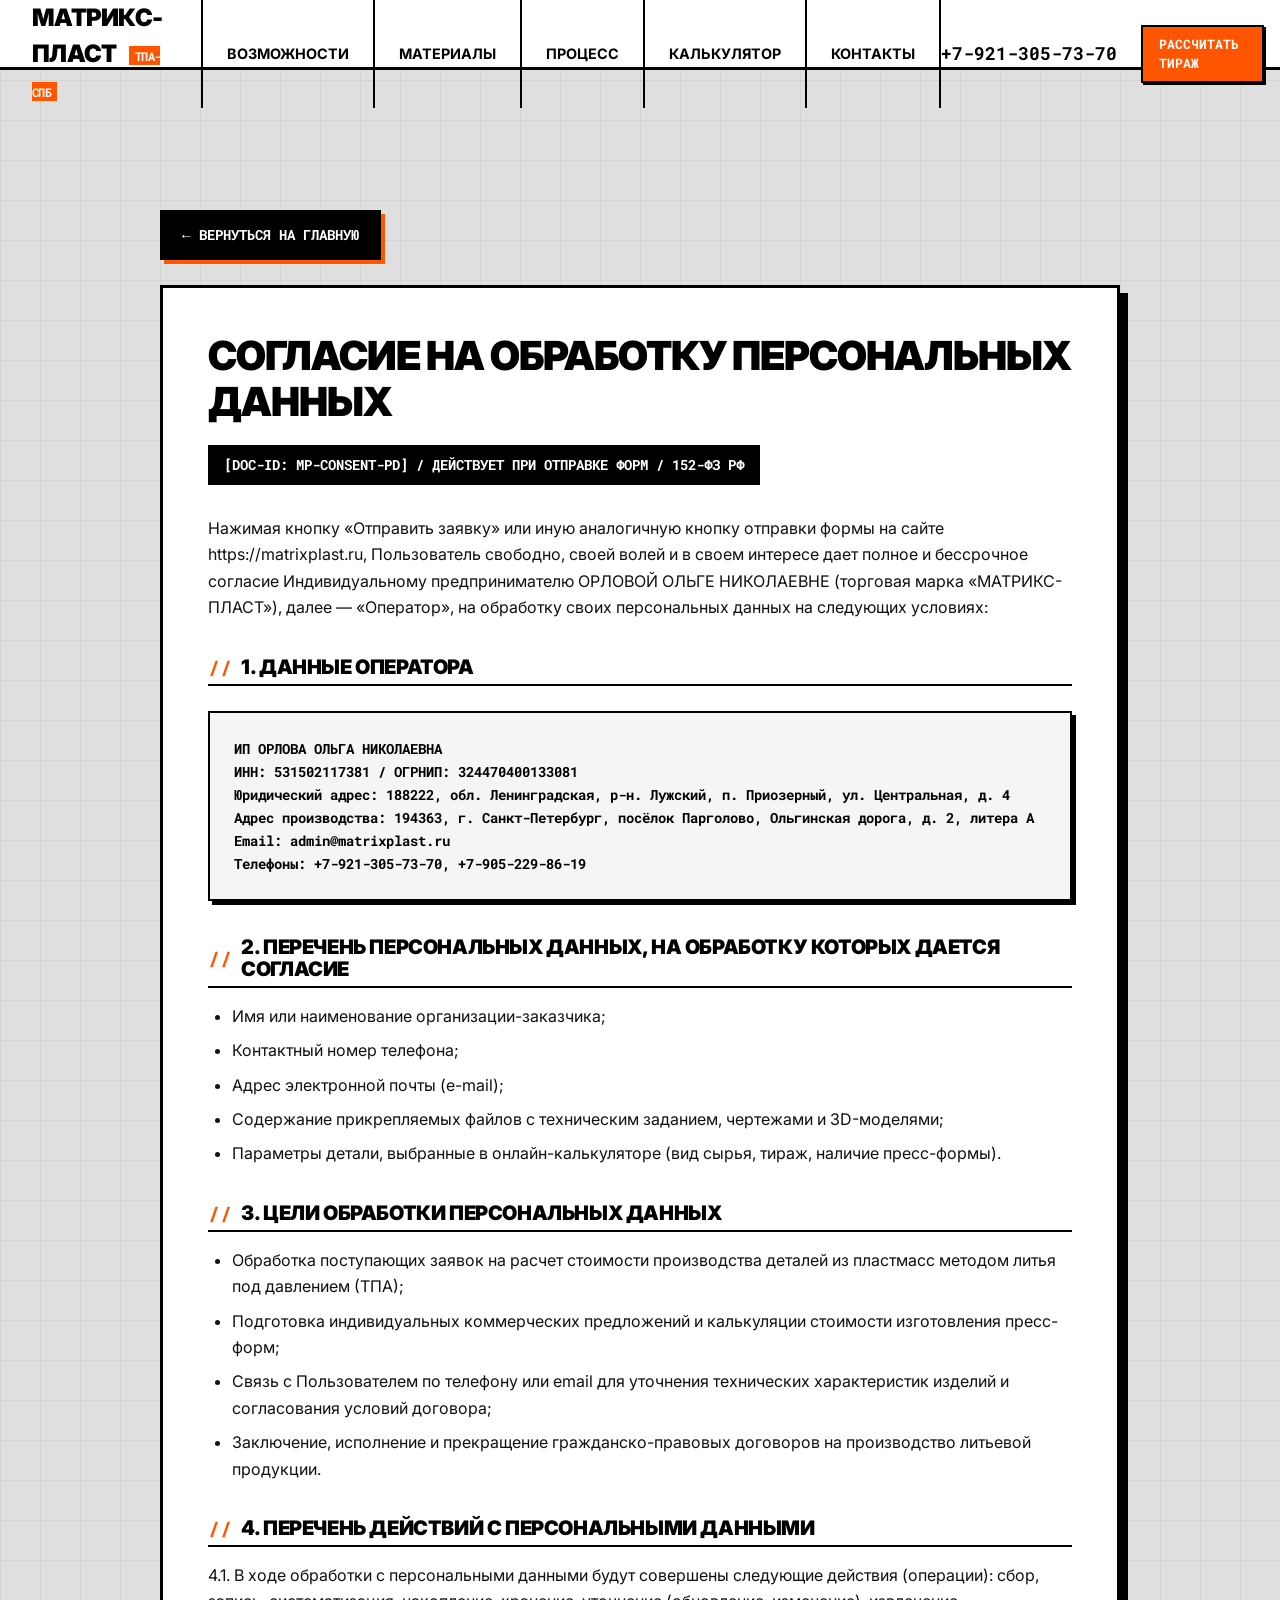
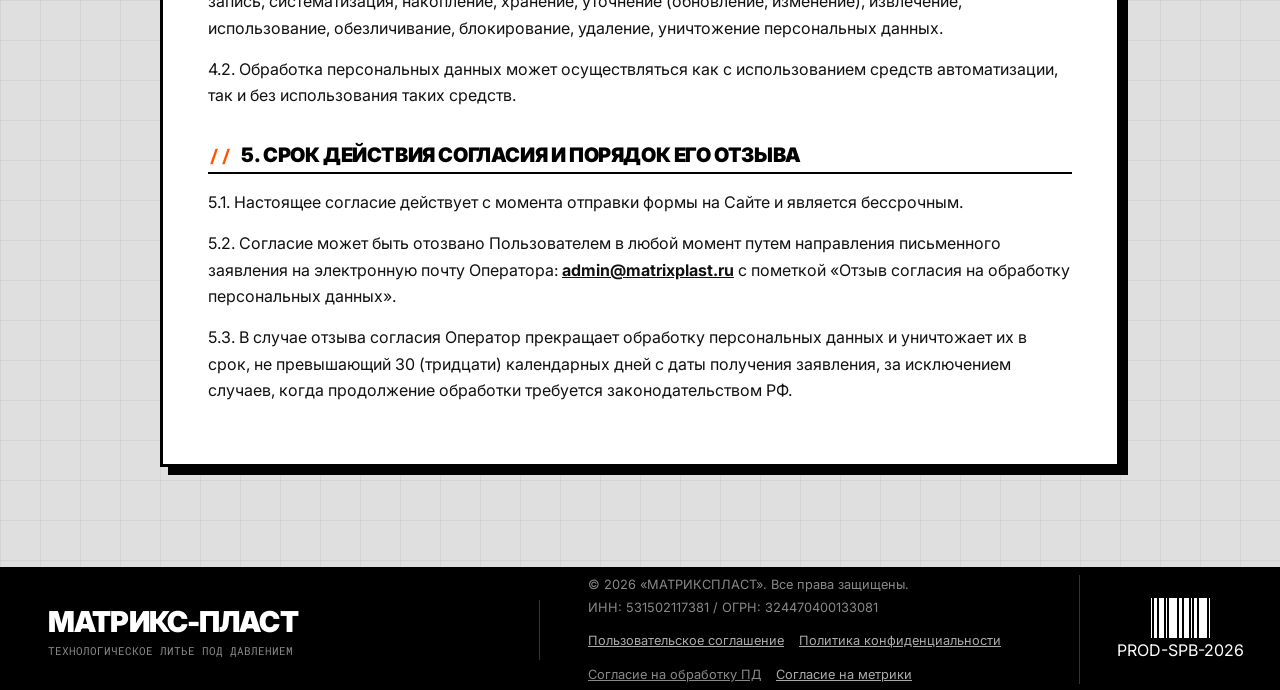
<file: pd-consent.html>
<!DOCTYPE html>
<html lang="ru">

<head>
    <meta charset="UTF-8">
    <meta name="viewport" content="width=device-width, initial-scale=1.0">
    <title>Согласие на обработку персональных данных — МАТРИКС-ПЛАСТ</title>
    <meta name="description" content="Текст согласия на обработку персональных данных посетителей и клиентов завода литья пластмасс МАТРИКС-ПЛАСТ.">

    <!-- Google Fonts -->
    <link rel="preconnect" href="https://fonts.googleapis.com">
    <link rel="preconnect" href="https://fonts.gstatic.com" crossorigin>
    <link href="https://fonts.googleapis.com/css2?family=Inter:wght@400;700;900&family=Roboto+Mono:wght@400;700&display=swap" rel="stylesheet">

    <!-- Favicon -->
    <link rel="icon" type="image/svg+xml" href="images/favicon.svg">

    <!-- Stylesheet -->
    <link rel="stylesheet" href="style.css">

    <!-- Yandex.Metrika counter -->
    <script type="text/javascript">
        (function(m,e,t,r,i,k,a){
            m[i]=m[i]||function(){(m[i].a=m[i].a||[]).push(arguments)};
            m[i].l=1*new Date();
            for (var j = 0; j < document.scripts.length; j++) {if (document.scripts[j].src === r) { return; }}
            k=e.createElement(t),a=e.getElementsByTagName(t)[0],k.async=1,k.src=r,a.parentNode.insertBefore(k,a)
        })(window, document,'script','https://mc.yandex.ru/metrika/tag.js?id=110910224', 'ym');

        ym(110910224, 'init', {ssr:true, clickmap:true, ecommerce:"dataLayer", referrer: document.referrer, url: location.href, accurateTrackBounce:true, trackLinks:true});
    </script>
    <noscript><div><img src="https://mc.yandex.ru/watch/110910224" style="position:absolute; left:-9999px;" alt="" /></div></noscript>
    <!-- /Yandex.Metrika counter -->
</head>

<body>
    <!-- Декоративная бруталистическая сетка-подложка -->
    <div class="coordinate-grid"></div>

    <!-- HEADER -->
    <header class="header">
        <div class="header-logo">
            <a href="index.html">МАТРИКС-ПЛАСТ <span class="logo-badge">ТПА-СПБ</span></a>
        </div>
        <nav class="header-nav">
            <a href="index.html#advantages" class="nav-link">Возможности</a>
            <a href="index.html#materials" class="nav-link">Материалы</a>
            <a href="index.html#process" class="nav-link">Процесс</a>
            <a href="index.html#calculator" class="nav-link">Калькулятор</a>
            <a href="index.html#contacts" class="nav-link">Контакты</a>
        </nav>
        <div class="header-contact">
            <a href="tel:+79213057370" class="phone-link">+7-921-305-73-70</a>
            <a href="index.html#calculator" class="btn btn-header btn-accent">РАССЧИТАТЬ ТИРАЖ</a>
        </div>
    </header>

    <main class="container">
        <div class="legal-page">
            <a href="index.html" class="back-link">← Вернуться на главную</a>

            <article class="legal-card">
                <h1 class="legal-title">Согласие на обработку персональных данных</h1>
                <div class="legal-meta">
                    [DOC-ID: MP-CONSENT-PD] / ДЕЙСТВУЕТ ПРИ ОТПРАВКЕ ФОРМ / 152-ФЗ РФ
                </div>

                <div class="legal-content">
                    <p>Нажимая кнопку «Отправить заявку» или иную аналогичную кнопку отправки формы на сайте https://matrixplast.ru, Пользователь свободно, своей волей и в своем интересе дает полное и бессрочное согласие Индивидуальному предпринимателю ОРЛОВОЙ ОЛЬГЕ НИКОЛАЕВНЕ (торговая марка «МАТРИКС-ПЛАСТ»), далее — «Оператор», на обработку своих персональных данных на следующих условиях:</p>

                    <h2>1. Данные Оператора</h2>
                    <div class="legal-box">
                        ИП ОРЛОВА ОЛЬГА НИКОЛАЕВНА<br>
                        ИНН: 531502117381 / ОГРНИП: 324470400133081<br>
                        Юридический адрес: 188222, обл. Ленинградская, р-н. Лужский, п. Приозерный, ул. Центральная, д. 4<br>
                        Адрес производства: 194363, г. Санкт-Петербург, посёлок Парголово, Ольгинская дорога, д. 2, литера А<br>
                        Email: admin@matrixplast.ru<br>
                        Телефоны: +7-921-305-73-70, +7-905-229-86-19
                    </div>

                    <h2>2. Перечень персональных данных, на обработку которых дается согласие</h2>
                    <ul>
                        <li>Имя или наименование организации-заказчика;</li>
                        <li>Контактный номер телефона;</li>
                        <li>Адрес электронной почты (e-mail);</li>
                        <li>Содержание прикрепляемых файлов с техническим заданием, чертежами и 3D-моделями;</li>
                        <li>Параметры детали, выбранные в онлайн-калькуляторе (вид сырья, тираж, наличие пресс-формы).</li>
                    </ul>

                    <h2>3. Цели обработки персональных данных</h2>
                    <ul>
                        <li>Обработка поступающих заявок на расчет стоимости производства деталей из пластмасс методом литья под давлением (ТПА);</li>
                        <li>Подготовка индивидуальных коммерческих предложений и калькуляции стоимости изготовления пресс-форм;</li>
                        <li>Связь с Пользователем по телефону или email для уточнения технических характеристик изделий и согласования условий договора;</li>
                        <li>Заключение, исполнение и прекращение гражданско-правовых договоров на производство литьевой продукции.</li>
                    </ul>

                    <h2>4. Перечень действий с персональными данными</h2>
                    <p>4.1. В ходе обработки с персональными данными будут совершены следующие действия (операции): сбор, запись, систематизация, накопление, хранение, уточнение (обновление, изменение), извлечение, использование, обезличивание, блокирование, удаление, уничтожение персональных данных.</p>
                    <p>4.2. Обработка персональных данных может осуществляться как с использованием средств автоматизации, так и без использования таких средств.</p>

                    <h2>5. Срок действия согласия и порядок его отзыва</h2>
                    <p>5.1. Настоящее согласие действует с момента отправки формы на Сайте и является бессрочным.</p>
                    <p>5.2. Согласие может быть отозвано Пользователем в любой момент путем направления письменного заявления на электронную почту Оператора: <a href="mailto:admin@matrixplast.ru" style="color: var(--accent-yellow);">admin@matrixplast.ru</a> с пометкой «Отзыв согласия на обработку персональных данных».</p>
                    <p>5.3. В случае отзыва согласия Оператор прекращает обработку персональных данных и уничтожает их в срок, не превышающий 30 (тридцати) календарных дней с даты получения заявления, за исключением случаев, когда продолжение обработки требуется законодательством РФ.</p>
                </div>
            </article>
        </div>
    </main>

    <!-- FOOTER -->
    <footer class="footer">
        <div class="footer-grid">
            <div class="footer-logo-cell">
                <span class="footer-logo">МАТРИКС-ПЛАСТ</span>
                <span class="footer-tagline">ТЕХНОЛОГИЧЕСКОЕ ЛИТЬЕ ПОД ДАВЛЕНИЕМ</span>
            </div>
            <div class="footer-legal-cell">
                <span>© 2026 «МАТРИКСПЛАСТ». Все права защищены.</span>
                <span>ИНН: 531502117381 / ОГРН: 324470400133081</span>
                <div style="margin-top: 10px; font-size: 0.8rem; display: flex; gap: 15px; flex-wrap: wrap;">
                    <a href="terms.html" style="color: #aaa; text-decoration: underline;">Пользовательское соглашение</a>
                    <a href="privacy.html" style="color: #aaa; text-decoration: underline;">Политика конфиденциальности</a>
                    <a href="pd-consent.html" style="color: var(--accent-yellow); text-decoration: underline;">Согласие на обработку ПД</a>
                    <a href="metrics-consent.html" style="color: #aaa; text-decoration: underline;">Согласие на метрики</a>
                </div>
            </div>
            <div class="footer-barcode-cell">
                <div class="barcode">
                    <div class="bar bar-1"></div><div class="bar bar-2"></div><div class="bar bar-3"></div><div class="bar bar-1"></div><div class="bar bar-4"></div><div class="bar bar-2"></div><div class="bar bar-3"></div><div class="bar bar-1"></div><div class="bar bar-2"></div><div class="bar bar-4"></div><div class="bar bar-1"></div>
                </div>
                <span class="barcode-label">PROD-SPB-2026</span>
            </div>
        </div>
    </footer>
</body>

</html>
</file>
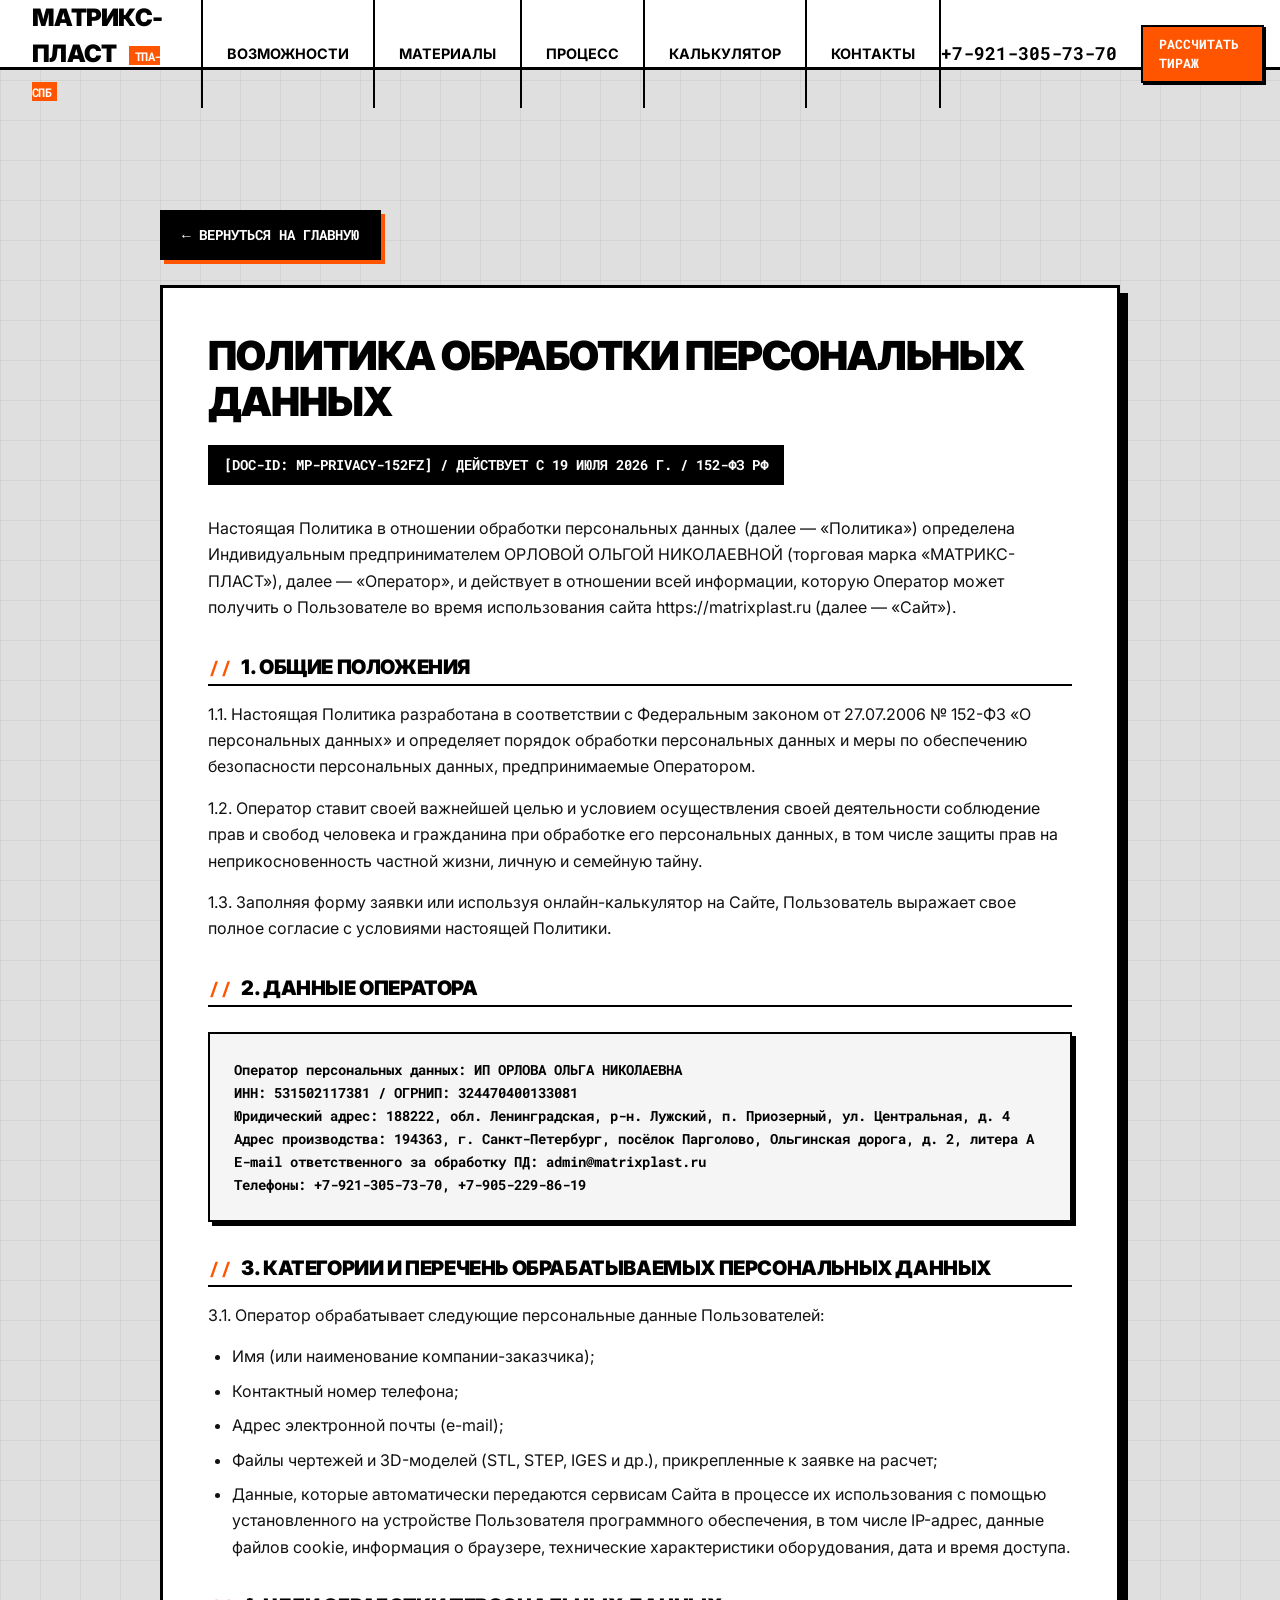
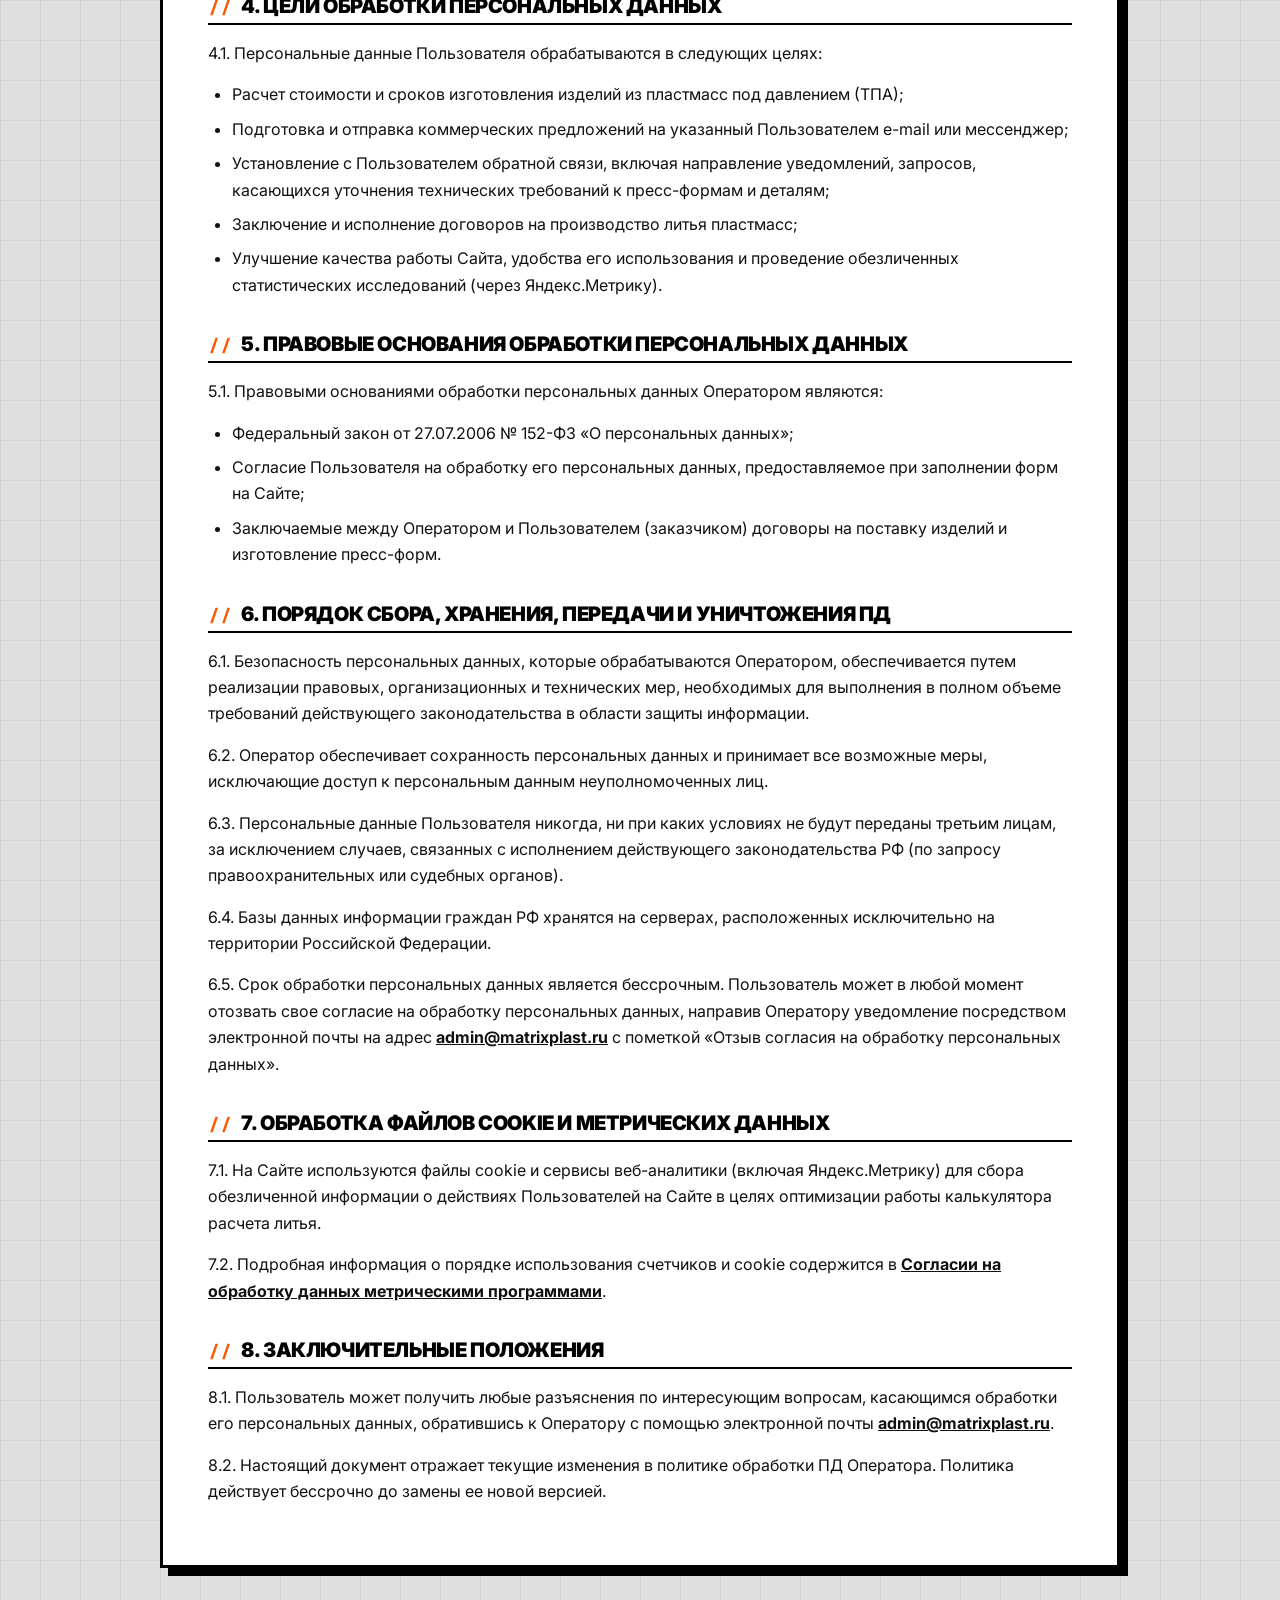
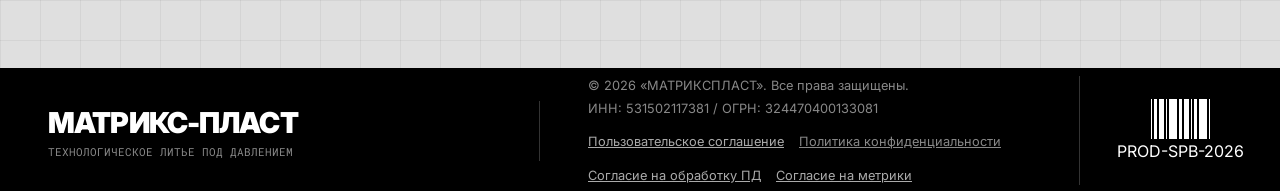
<file: privacy.html>
<!DOCTYPE html>
<html lang="ru">

<head>
    <meta charset="UTF-8">
    <meta name="viewport" content="width=device-width, initial-scale=1.0">
    <title>Политика конфиденциальности — МАТРИКС-ПЛАСТ</title>
    <meta name="description" content="Политика обработки персональных данных завода литья пластмасс МАТРИКС-ПЛАСТ. Защита информации пользователей в соответствии с 152-ФЗ.">

    <!-- Google Fonts -->
    <link rel="preconnect" href="https://fonts.googleapis.com">
    <link rel="preconnect" href="https://fonts.gstatic.com" crossorigin>
    <link href="https://fonts.googleapis.com/css2?family=Inter:wght@400;700;900&family=Roboto+Mono:wght@400;700&display=swap" rel="stylesheet">

    <!-- Favicon -->
    <link rel="icon" type="image/svg+xml" href="images/favicon.svg">

    <!-- Stylesheet -->
    <link rel="stylesheet" href="style.css">

    <!-- Yandex.Metrika counter -->
    <script type="text/javascript">
        (function(m,e,t,r,i,k,a){
            m[i]=m[i]||function(){(m[i].a=m[i].a||[]).push(arguments)};
            m[i].l=1*new Date();
            for (var j = 0; j < document.scripts.length; j++) {if (document.scripts[j].src === r) { return; }}
            k=e.createElement(t),a=e.getElementsByTagName(t)[0],k.async=1,k.src=r,a.parentNode.insertBefore(k,a)
        })(window, document,'script','https://mc.yandex.ru/metrika/tag.js?id=110910224', 'ym');

        ym(110910224, 'init', {ssr:true, clickmap:true, ecommerce:"dataLayer", referrer: document.referrer, url: location.href, accurateTrackBounce:true, trackLinks:true});
    </script>
    <noscript><div><img src="https://mc.yandex.ru/watch/110910224" style="position:absolute; left:-9999px;" alt="" /></div></noscript>
    <!-- /Yandex.Metrika counter -->
</head>

<body>
    <!-- Декоративная бруталистическая сетка-подложка -->
    <div class="coordinate-grid"></div>

    <!-- HEADER -->
    <header class="header">
        <div class="header-logo">
            <a href="index.html">МАТРИКС-ПЛАСТ <span class="logo-badge">ТПА-СПБ</span></a>
        </div>
        <nav class="header-nav">
            <a href="index.html#advantages" class="nav-link">Возможности</a>
            <a href="index.html#materials" class="nav-link">Материалы</a>
            <a href="index.html#process" class="nav-link">Процесс</a>
            <a href="index.html#calculator" class="nav-link">Калькулятор</a>
            <a href="index.html#contacts" class="nav-link">Контакты</a>
        </nav>
        <div class="header-contact">
            <a href="tel:+79213057370" class="phone-link">+7-921-305-73-70</a>
            <a href="index.html#calculator" class="btn btn-header btn-accent">РАССЧИТАТЬ ТИРАЖ</a>
        </div>
    </header>

    <main class="container">
        <div class="legal-page">
            <a href="index.html" class="back-link">← Вернуться на главную</a>

            <article class="legal-card">
                <h1 class="legal-title">Политика обработки персональных данных</h1>
                <div class="legal-meta">
                    [DOC-ID: MP-PRIVACY-152FZ] / ДЕЙСТВУЕТ С 19 ИЮЛЯ 2026 Г. / 152-ФЗ РФ
                </div>

                <div class="legal-content">
                    <p>Настоящая Политика в отношении обработки персональных данных (далее — «Политика») определена Индивидуальным предпринимателем ОРЛОВОЙ ОЛЬГОЙ НИКОЛАЕВНОЙ (торговая марка «МАТРИКС-ПЛАСТ»), далее — «Оператор», и действует в отношении всей информации, которую Оператор может получить о Пользователе во время использования сайта https://matrixplast.ru (далее — «Сайт»).</p>

                    <h2>1. Общие положения</h2>
                    <p>1.1. Настоящая Политика разработана в соответствии с Федеральным законом от 27.07.2006 № 152-ФЗ «О персональных данных» и определяет порядок обработки персональных данных и меры по обеспечению безопасности персональных данных, предпринимаемые Оператором.</p>
                    <p>1.2. Оператор ставит своей важнейшей целью и условием осуществления своей деятельности соблюдение прав и свобод человека и гражданина при обработке его персональных данных, в том числе защиты прав на неприкосновенность частной жизни, личную и семейную тайну.</p>
                    <p>1.3. Заполняя форму заявки или используя онлайн-калькулятор на Сайте, Пользователь выражает свое полное согласие с условиями настоящей Политики.</p>

                    <h2>2. Данные Оператора</h2>
                    <div class="legal-box">
                        Оператор персональных данных: ИП ОРЛОВА ОЛЬГА НИКОЛАЕВНА<br>
                        ИНН: 531502117381 / ОГРНИП: 324470400133081<br>
                        Юридический адрес: 188222, обл. Ленинградская, р-н. Лужский, п. Приозерный, ул. Центральная, д. 4<br>
                        Адрес производства: 194363, г. Санкт-Петербург, посёлок Парголово, Ольгинская дорога, д. 2, литера А<br>
                        E-mail ответственного за обработку ПД: admin@matrixplast.ru<br>
                        Телефоны: +7-921-305-73-70, +7-905-229-86-19
                    </div>

                    <h2>3. Категории и перечень обрабатываемых персональных данных</h2>
                    <p>3.1. Оператор обрабатывает следующие персональные данные Пользователей:</p>
                    <ul>
                        <li>Имя (или наименование компании-заказчика);</li>
                        <li>Контактный номер телефона;</li>
                        <li>Адрес электронной почты (e-mail);</li>
                        <li>Файлы чертежей и 3D-моделей (STL, STEP, IGES и др.), прикрепленные к заявке на расчет;</li>
                        <li>Данные, которые автоматически передаются сервисам Сайта в процессе их использования с помощью установленного на устройстве Пользователя программного обеспечения, в том числе IP-адрес, данные файлов cookie, информация о браузере, технические характеристики оборудования, дата и время доступа.</li>
                    </ul>

                    <h2>4. Цели обработки персональных данных</h2>
                    <p>4.1. Персональные данные Пользователя обрабатываются в следующих целях:</p>
                    <ul>
                        <li>Расчет стоимости и сроков изготовления изделий из пластмасс под давлением (ТПА);</li>
                        <li>Подготовка и отправка коммерческих предложений на указанный Пользователем e-mail или мессенджер;</li>
                        <li>Установление с Пользователем обратной связи, включая направление уведомлений, запросов, касающихся уточнения технических требований к пресс-формам и деталям;</li>
                        <li>Заключение и исполнение договоров на производство литья пластмасс;</li>
                        <li>Улучшение качества работы Сайта, удобства его использования и проведение обезличенных статистических исследований (через Яндекс.Метрику).</li>
                    </ul>

                    <h2>5. Правовые основания обработки персональных данных</h2>
                    <p>5.1. Правовыми основаниями обработки персональных данных Оператором являются:</p>
                    <ul>
                        <li>Федеральный закон от 27.07.2006 № 152-ФЗ «О персональных данных»;</li>
                        <li>Согласие Пользователя на обработку его персональных данных, предоставляемое при заполнении форм на Сайте;</li>
                        <li>Заключаемые между Оператором и Пользователем (заказчиком) договоры на поставку изделий и изготовление пресс-форм.</li>
                    </ul>

                    <h2>6. Порядок сбора, хранения, передачи и уничтожения ПД</h2>
                    <p>6.1. Безопасность персональных данных, которые обрабатываются Оператором, обеспечивается путем реализации правовых, организационных и технических мер, необходимых для выполнения в полном объеме требований действующего законодательства в области защиты информации.</p>
                    <p>6.2. Оператор обеспечивает сохранность персональных данных и принимает все возможные меры, исключающие доступ к персональным данным неуполномоченных лиц.</p>
                    <p>6.3. Персональные данные Пользователя никогда, ни при каких условиях не будут переданы третьим лицам, за исключением случаев, связанных с исполнением действующего законодательства РФ (по запросу правоохранительных или судебных органов).</p>
                    <p>6.4. Базы данных информации граждан РФ хранятся на серверах, расположенных исключительно на территории Российской Федерации.</p>
                    <p>6.5. Срок обработки персональных данных является бессрочным. Пользователь может в любой момент отозвать свое согласие на обработку персональных данных, направив Оператору уведомление посредством электронной почты на адрес <a href="mailto:admin@matrixplast.ru" style="color: var(--accent-yellow);">admin@matrixplast.ru</a> с пометкой «Отзыв согласия на обработку персональных данных».</p>

                    <h2>7. Обработка файлов cookie и метрических данных</h2>
                    <p>7.1. На Сайте используются файлы cookie и сервисы веб-аналитики (включая Яндекс.Метрику) для сбора обезличенной информации о действиях Пользователей на Сайте в целях оптимизации работы калькулятора расчета литья.</p>
                    <p>7.2. Подробная информация о порядке использования счетчиков и cookie содержится в <a href="metrics-consent.html" style="color: var(--accent-yellow);">Согласии на обработку данных метрическими программами</a>.</p>

                    <h2>8. Заключительные положения</h2>
                    <p>8.1. Пользователь может получить любые разъяснения по интересующим вопросам, касающимся обработки его персональных данных, обратившись к Оператору с помощью электронной почты <a href="mailto:admin@matrixplast.ru" style="color: var(--accent-yellow);">admin@matrixplast.ru</a>.</p>
                    <p>8.2. Настоящий документ отражает текущие изменения в политике обработки ПД Оператора. Политика действует бессрочно до замены ее новой версией.</p>
                </div>
            </article>
        </div>
    </main>

    <!-- FOOTER -->
    <footer class="footer">
        <div class="footer-grid">
            <div class="footer-logo-cell">
                <span class="footer-logo">МАТРИКС-ПЛАСТ</span>
                <span class="footer-tagline">ТЕХНОЛОГИЧЕСКОЕ ЛИТЬЕ ПОД ДАВЛЕНИЕМ</span>
            </div>
            <div class="footer-legal-cell">
                <span>© 2026 «МАТРИКСПЛАСТ». Все права защищены.</span>
                <span>ИНН: 531502117381 / ОГРН: 324470400133081</span>
                <div style="margin-top: 10px; font-size: 0.8rem; display: flex; gap: 15px; flex-wrap: wrap;">
                    <a href="terms.html" style="color: #aaa; text-decoration: underline;">Пользовательское соглашение</a>
                    <a href="privacy.html" style="color: var(--accent-yellow); text-decoration: underline;">Политика конфиденциальности</a>
                    <a href="pd-consent.html" style="color: #aaa; text-decoration: underline;">Согласие на обработку ПД</a>
                    <a href="metrics-consent.html" style="color: #aaa; text-decoration: underline;">Согласие на метрики</a>
                </div>
            </div>
            <div class="footer-barcode-cell">
                <div class="barcode">
                    <div class="bar bar-1"></div><div class="bar bar-2"></div><div class="bar bar-3"></div><div class="bar bar-1"></div><div class="bar bar-4"></div><div class="bar bar-2"></div><div class="bar bar-3"></div><div class="bar bar-1"></div><div class="bar bar-2"></div><div class="bar bar-4"></div><div class="bar bar-1"></div>
                </div>
                <span class="barcode-label">PROD-SPB-2026</span>
            </div>
        </div>
    </footer>
</body>

</html>
</file>
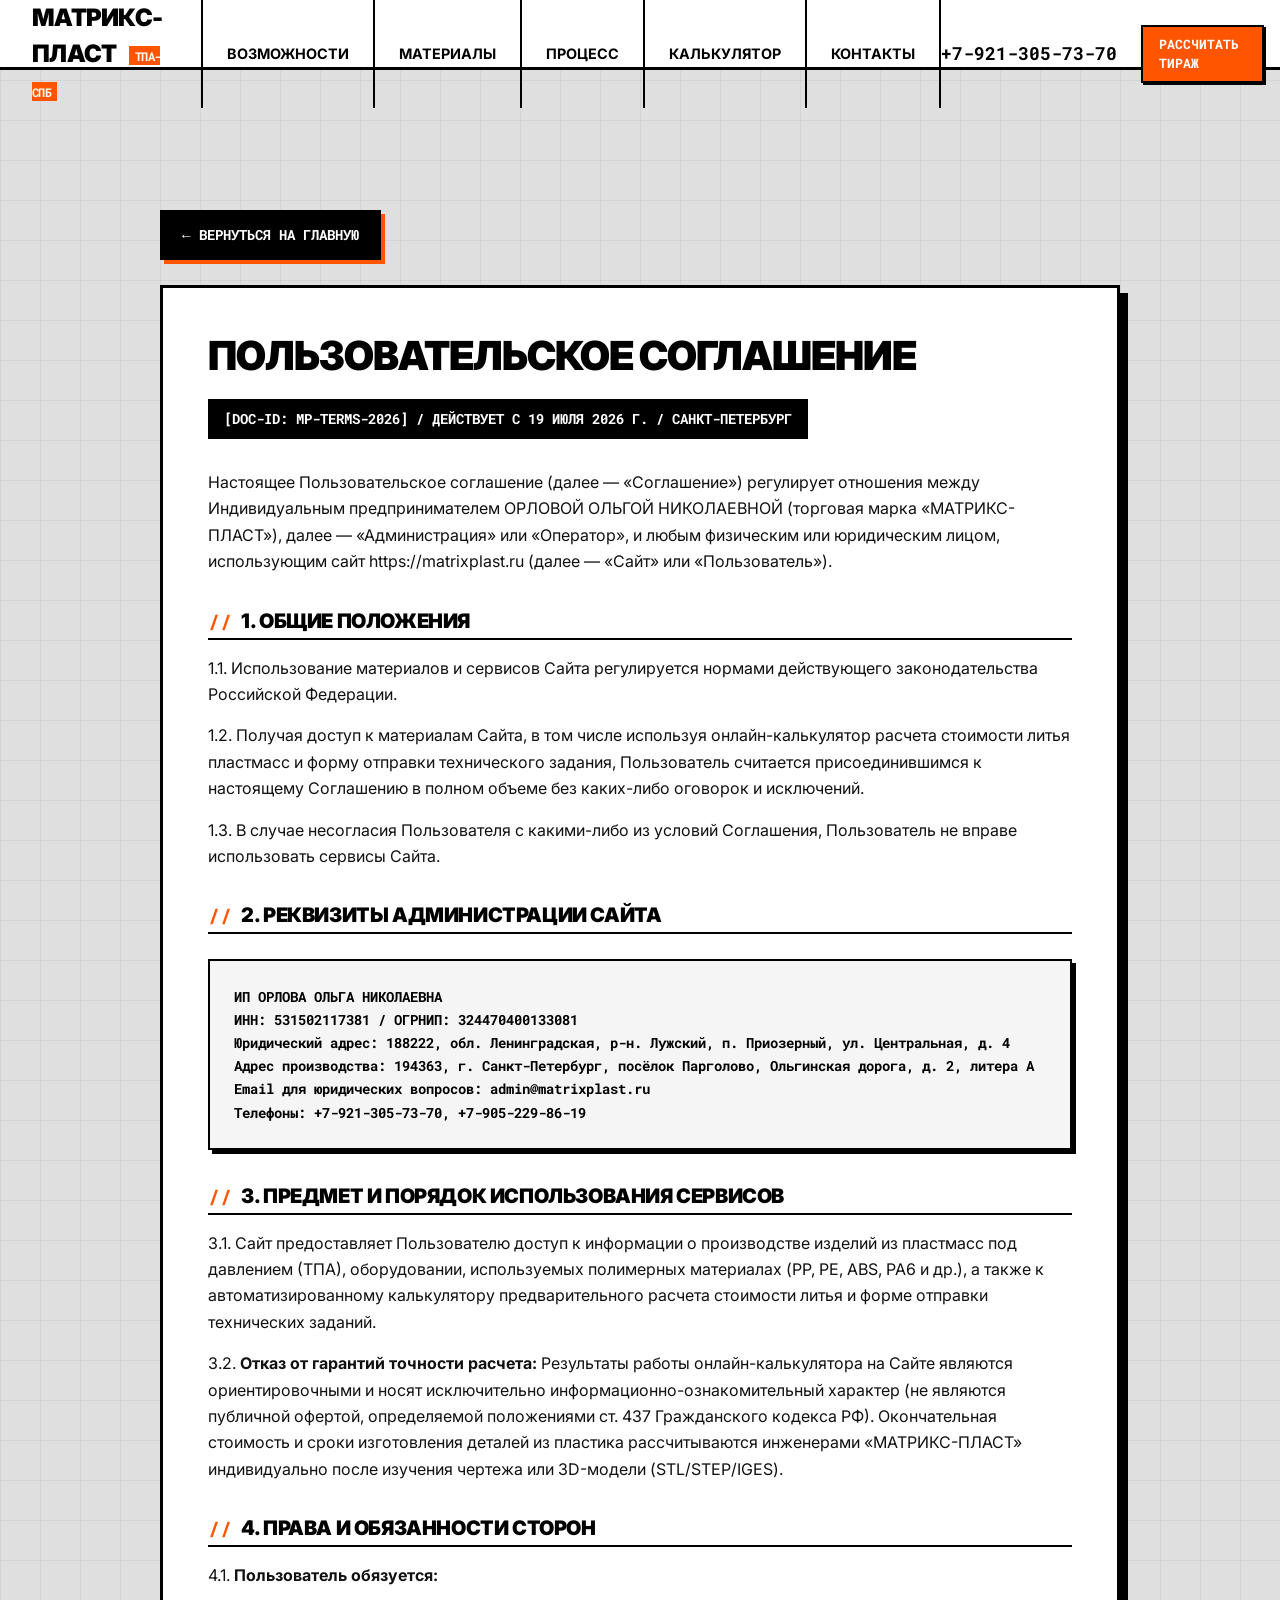
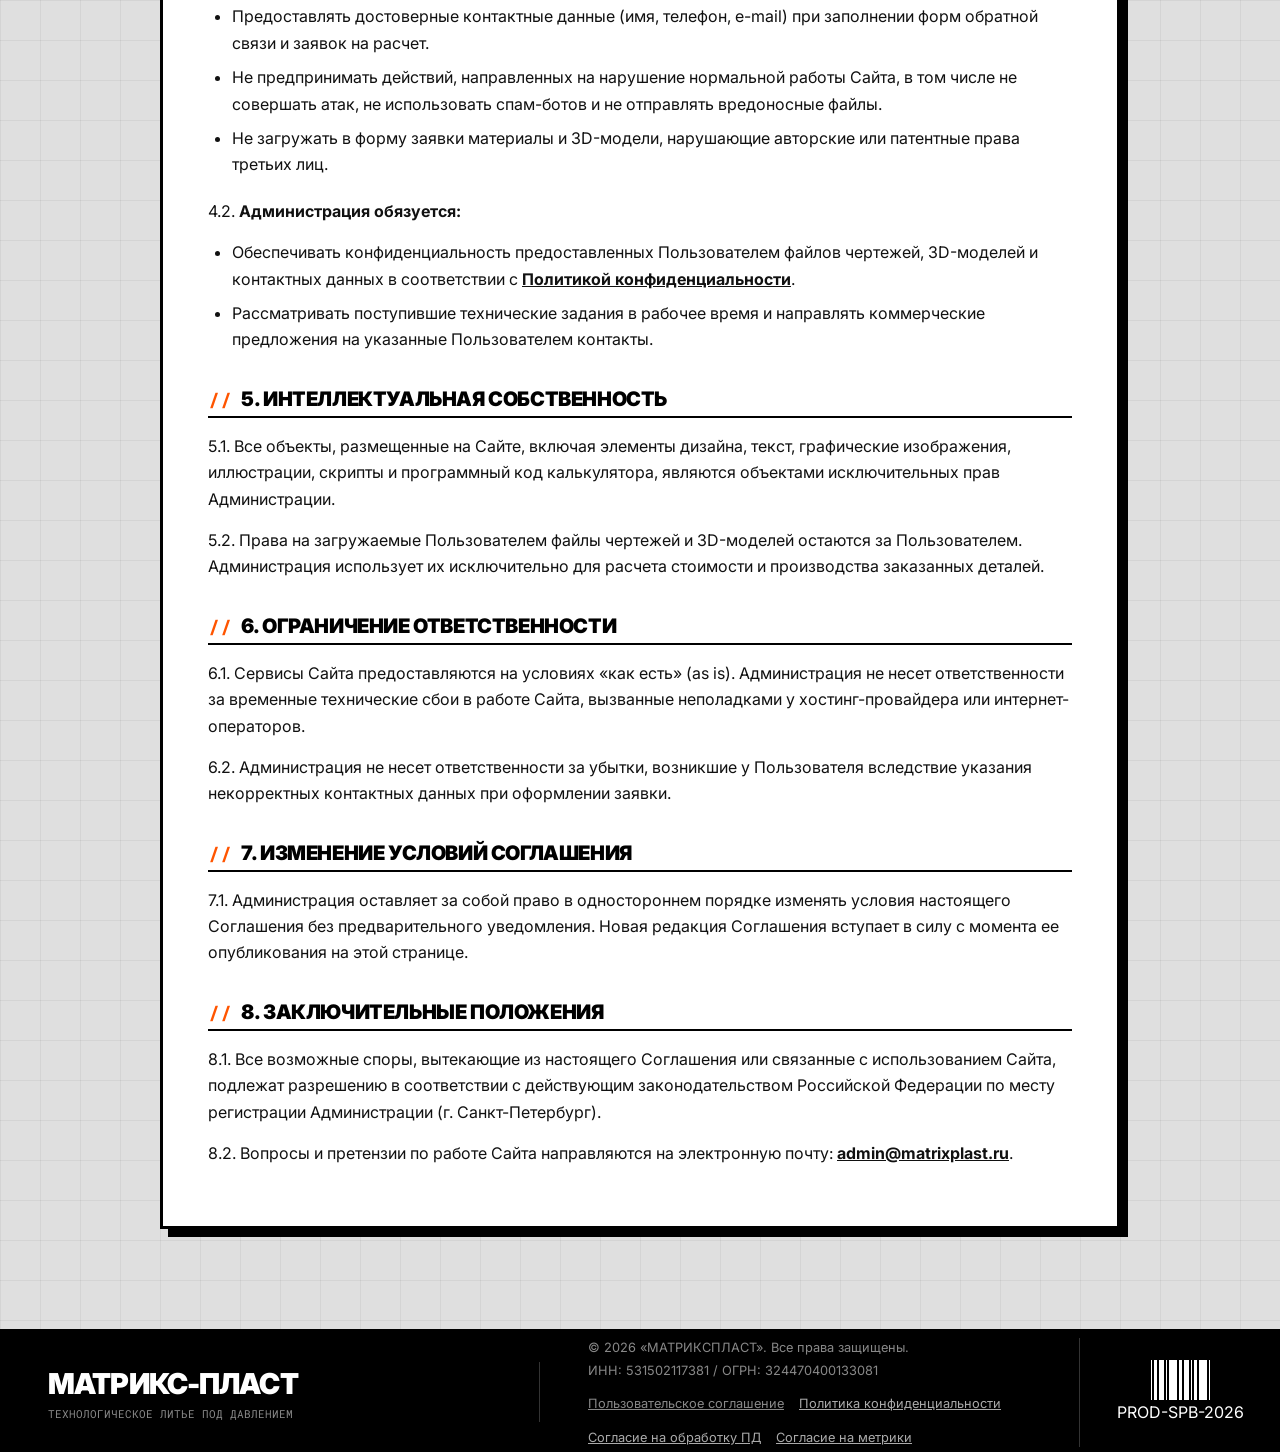
<file: terms.html>
<!DOCTYPE html>
<html lang="ru">

<head>
    <meta charset="UTF-8">
    <meta name="viewport" content="width=device-width, initial-scale=1.0">
    <title>Пользовательское соглашение — МАТРИКС-ПЛАСТ</title>
    <meta name="description" content="Пользовательское соглашение сайта завода литья пластмасс МАТРИКС-ПЛАСТ. Правила использования сервиса и калькулятора расчета.">

    <!-- Google Fonts -->
    <link rel="preconnect" href="https://fonts.googleapis.com">
    <link rel="preconnect" href="https://fonts.gstatic.com" crossorigin>
    <link href="https://fonts.googleapis.com/css2?family=Inter:wght@400;700;900&family=Roboto+Mono:wght@400;700&display=swap" rel="stylesheet">

    <!-- Favicon -->
    <link rel="icon" type="image/svg+xml" href="images/favicon.svg">

    <!-- Stylesheet -->
    <link rel="stylesheet" href="style.css">

    <!-- Yandex.Metrika counter -->
    <script type="text/javascript">
        (function(m,e,t,r,i,k,a){
            m[i]=m[i]||function(){(m[i].a=m[i].a||[]).push(arguments)};
            m[i].l=1*new Date();
            for (var j = 0; j < document.scripts.length; j++) {if (document.scripts[j].src === r) { return; }}
            k=e.createElement(t),a=e.getElementsByTagName(t)[0],k.async=1,k.src=r,a.parentNode.insertBefore(k,a)
        })(window, document,'script','https://mc.yandex.ru/metrika/tag.js?id=110910224', 'ym');

        ym(110910224, 'init', {ssr:true, clickmap:true, ecommerce:"dataLayer", referrer: document.referrer, url: location.href, accurateTrackBounce:true, trackLinks:true});
    </script>
    <noscript><div><img src="https://mc.yandex.ru/watch/110910224" style="position:absolute; left:-9999px;" alt="" /></div></noscript>
    <!-- /Yandex.Metrika counter -->
</head>

<body>
    <!-- Декоративная бруталистическая сетка-подложка -->
    <div class="coordinate-grid"></div>

    <!-- HEADER -->
    <header class="header">
        <div class="header-logo">
            <a href="index.html">МАТРИКС-ПЛАСТ <span class="logo-badge">ТПА-СПБ</span></a>
        </div>
        <nav class="header-nav">
            <a href="index.html#advantages" class="nav-link">Возможности</a>
            <a href="index.html#materials" class="nav-link">Материалы</a>
            <a href="index.html#process" class="nav-link">Процесс</a>
            <a href="index.html#calculator" class="nav-link">Калькулятор</a>
            <a href="index.html#contacts" class="nav-link">Контакты</a>
        </nav>
        <div class="header-contact">
            <a href="tel:+79213057370" class="phone-link">+7-921-305-73-70</a>
            <a href="index.html#calculator" class="btn btn-header btn-accent">РАССЧИТАТЬ ТИРАЖ</a>
        </div>
    </header>

    <main class="container">
        <div class="legal-page">
            <a href="index.html" class="back-link">← Вернуться на главную</a>

            <article class="legal-card">
                <h1 class="legal-title">Пользовательское соглашение</h1>
                <div class="legal-meta">
                    [DOC-ID: MP-TERMS-2026] / ДЕЙСТВУЕТ С 19 ИЮЛЯ 2026 Г. / САНКТ-ПЕТЕРБУРГ
                </div>

                <div class="legal-content">
                    <p>Настоящее Пользовательское соглашение (далее — «Соглашение») регулирует отношения между Индивидуальным предпринимателем ОРЛОВОЙ ОЛЬГОЙ НИКОЛАЕВНОЙ (торговая марка «МАТРИКС-ПЛАСТ»), далее — «Администрация» или «Оператор», и любым физическим или юридическим лицом, использующим сайт https://matrixplast.ru (далее — «Сайт» или «Пользователь»).</p>

                    <h2>1. Общие положения</h2>
                    <p>1.1. Использование материалов и сервисов Сайта регулируется нормами действующего законодательства Российской Федерации.</p>
                    <p>1.2. Получая доступ к материалам Сайта, в том числе используя онлайн-калькулятор расчета стоимости литья пластмасс и форму отправки технического задания, Пользователь считается присоединившимся к настоящему Соглашению в полном объеме без каких-либо оговорок и исключений.</p>
                    <p>1.3. В случае несогласия Пользователя с какими-либо из условий Соглашения, Пользователь не вправе использовать сервисы Сайта.</p>

                    <h2>2. Реквизиты Администрации Сайта</h2>
                    <div class="legal-box">
                        ИП ОРЛОВА ОЛЬГА НИКОЛАЕВНА<br>
                        ИНН: 531502117381 / ОГРНИП: 324470400133081<br>
                        Юридический адрес: 188222, обл. Ленинградская, р-н. Лужский, п. Приозерный, ул. Центральная, д. 4<br>
                        Адрес производства: 194363, г. Санкт-Петербург, посёлок Парголово, Ольгинская дорога, д. 2, литера А<br>
                        Email для юридических вопросов: admin@matrixplast.ru<br>
                        Телефоны: +7-921-305-73-70, +7-905-229-86-19
                    </div>

                    <h2>3. Предмет и порядок использования сервисов</h2>
                    <p>3.1. Сайт предоставляет Пользователю доступ к информации о производстве изделий из пластмасс под давлением (ТПА), оборудовании, используемых полимерных материалах (PP, PE, ABS, PA6 и др.), а также к автоматизированному калькулятору предварительного расчета стоимости литья и форме отправки технических заданий.</p>
                    <p>3.2. <strong>Отказ от гарантий точности расчета:</strong> Результаты работы онлайн-калькулятора на Сайте являются ориентировочными и носят исключительно информационно-ознакомительный характер (не являются публичной офертой, определяемой положениями ст. 437 Гражданского кодекса РФ). Окончательная стоимость и сроки изготовления деталей из пластика рассчитываются инженерами «МАТРИКС-ПЛАСТ» индивидуально после изучения чертежа или 3D-модели (STL/STEP/IGES).</p>

                    <h2>4. Права и обязанности сторон</h2>
                    <p>4.1. <strong>Пользователь обязуется:</strong></p>
                    <ul>
                        <li>Предоставлять достоверные контактные данные (имя, телефон, e-mail) при заполнении форм обратной связи и заявок на расчет.</li>
                        <li>Не предпринимать действий, направленных на нарушение нормальной работы Сайта, в том числе не совершать атак, не использовать спам-ботов и не отправлять вредоносные файлы.</li>
                        <li>Не загружать в форму заявки материалы и 3D-модели, нарушающие авторские или патентные права третьих лиц.</li>
                    </ul>
                    <p>4.2. <strong>Администрация обязуется:</strong></p>
                    <ul>
                        <li>Обеспечивать конфиденциальность предоставленных Пользователем файлов чертежей, 3D-моделей и контактных данных в соответствии с <a href="privacy.html" style="color: var(--accent-yellow);">Политикой конфиденциальности</a>.</li>
                        <li>Рассматривать поступившие технические задания в рабочее время и направлять коммерческие предложения на указанные Пользователем контакты.</li>
                    </ul>

                    <h2>5. Интеллектуальная собственность</h2>
                    <p>5.1. Все объекты, размещенные на Сайте, включая элементы дизайна, текст, графические изображения, иллюстрации, скрипты и программный код калькулятора, являются объектами исключительных прав Администрации.</p>
                    <p>5.2. Права на загружаемые Пользователем файлы чертежей и 3D-моделей остаются за Пользователем. Администрация использует их исключительно для расчета стоимости и производства заказанных деталей.</p>

                    <h2>6. Ограничение ответственности</h2>
                    <p>6.1. Сервисы Сайта предоставляются на условиях «как есть» (as is). Администрация не несет ответственности за временные технические сбои в работе Сайта, вызванные неполадками у хостинг-провайдера или интернет-операторов.</p>
                    <p>6.2. Администрация не несет ответственности за убытки, возникшие у Пользователя вследствие указания некорректных контактных данных при оформлении заявки.</p>

                    <h2>7. Изменение условий Соглашения</h2>
                    <p>7.1. Администрация оставляет за собой право в одностороннем порядке изменять условия настоящего Соглашения без предварительного уведомления. Новая редакция Соглашения вступает в силу с момента ее опубликования на этой странице.</p>

                    <h2>8. Заключительные положения</h2>
                    <p>8.1. Все возможные споры, вытекающие из настоящего Соглашения или связанные с использованием Сайта, подлежат разрешению в соответствии с действующим законодательством Российской Федерации по месту регистрации Администрации (г. Санкт-Петербург).</p>
                    <p>8.2. Вопросы и претензии по работе Сайта направляются на электронную почту: <a href="mailto:admin@matrixplast.ru" style="color: var(--accent-yellow);">admin@matrixplast.ru</a>.</p>
                </div>
            </article>
        </div>
    </main>

    <!-- FOOTER -->
    <footer class="footer">
        <div class="footer-grid">
            <div class="footer-logo-cell">
                <span class="footer-logo">МАТРИКС-ПЛАСТ</span>
                <span class="footer-tagline">ТЕХНОЛОГИЧЕСКОЕ ЛИТЬЕ ПОД ДАВЛЕНИЕМ</span>
            </div>
            <div class="footer-legal-cell">
                <span>© 2026 «МАТРИКСПЛАСТ». Все права защищены.</span>
                <span>ИНН: 531502117381 / ОГРН: 324470400133081</span>
                <div style="margin-top: 10px; font-size: 0.8rem; display: flex; gap: 15px; flex-wrap: wrap;">
                    <a href="terms.html" style="color: var(--accent-yellow); text-decoration: underline;">Пользовательское соглашение</a>
                    <a href="privacy.html" style="color: #aaa; text-decoration: underline;">Политика конфиденциальности</a>
                    <a href="pd-consent.html" style="color: #aaa; text-decoration: underline;">Согласие на обработку ПД</a>
                    <a href="metrics-consent.html" style="color: #aaa; text-decoration: underline;">Согласие на метрики</a>
                </div>
            </div>
            <div class="footer-barcode-cell">
                <div class="barcode">
                    <div class="bar bar-1"></div><div class="bar bar-2"></div><div class="bar bar-3"></div><div class="bar bar-1"></div><div class="bar bar-4"></div><div class="bar bar-2"></div><div class="bar bar-3"></div><div class="bar bar-1"></div><div class="bar bar-2"></div><div class="bar bar-4"></div><div class="bar bar-1"></div>
                </div>
                <span class="barcode-label">PROD-SPB-2026</span>
            </div>
        </div>
    </footer>
</body>

</html>
</file>
<file: style.css>
/* ==========================================================================
   STYLE.CSS: ДИЗАЙН-СИСТЕМА БРУТАЛИЗМ & БАУХАУС ДЛЯ «МАТРИКС-ПЛАСТ»
   ========================================================================== */

/* 1. ПЕРЕМЕННЫЕ И ШРИФТЫ */
:root {
    --bg-concrete: #dfdfdf;      /* цвет сырого бетона */
    --bg-light: #f5f5f5;         /* светло-серый для контраста */
    --bg-white: #ffffff;
    --text-color: #000000;
    --text-secondary: #555555;
    
    --accent-orange: #ff5500;    /* сигнальный оранжевый */
    --accent-orange-hover: #ff3300;
    
    --border-width: 2px;
    --border-color: #000000;
    --border-solid: var(--border-width) solid var(--border-color);
    
    --font-sans: 'Inter', sans-serif;
    --font-mono: 'Roboto Mono', monospace;
    
    --shadow-flat: 4px 4px 0px 0px #000000;
    --shadow-flat-large: 8px 8px 0px 0px #000000;
    --shadow-flat-accent: 4px 4px 0px 0px var(--accent-orange);
}

/* 2. СБРОС СТИЛЕЙ И БАЗА */
*, *::before, *::after {
    box-sizing: border-box;
    margin: 0;
    padding: 0;
}

html {
    scroll-behavior: smooth;
    background-color: var(--bg-concrete);
    color: var(--text-color);
    font-family: var(--font-sans);
    line-height: 1.5;
    -webkit-font-smoothing: antialiased;
}

body {
    overflow-x: hidden;
    position: relative;
    padding-bottom: 0;
}

/* Фоновая координатная сетка */
.coordinate-grid {
    position: absolute;
    top: 0;
    left: 0;
    width: 100%;
    height: 100%;
    background-image: 
        linear-gradient(to right, rgba(0,0,0,0.05) 1px, transparent 1px),
        linear-gradient(to bottom, rgba(0,0,0,0.05) 1px, transparent 1px);
    background-size: 40px 40px;
    z-index: -1;
    pointer-events: none;
}

/* Ссылки */
a {
    color: inherit;
    text-decoration: none;
    cursor: pointer;
}

/* Заголовки */
h1, h2, h3, h4, h5, h6 {
    font-weight: 900;
    text-transform: uppercase;
    line-height: 1.1;
    letter-spacing: -0.02em;
}

/* Вспомогательные элементы */
.tech-tag {
    font-family: var(--font-mono);
    font-size: 0.8rem;
    font-weight: 700;
    color: var(--accent-orange);
    margin-bottom: 0.5rem;
    letter-spacing: 0.05em;
}

/* Кнопки */
.btn {
    display: inline-flex;
    align-items: center;
    justify-content: center;
    font-family: var(--font-mono);
    font-weight: 700;
    text-transform: uppercase;
    padding: 0.75rem 1.5rem;
    border: var(--border-solid);
    border-radius: 0;
    transition: transform 0.1s ease, box-shadow 0.1s ease;
    cursor: pointer;
}

.btn-accent {
    background-color: var(--accent-orange);
    color: #ffffff;
    box-shadow: var(--shadow-flat);
}

.btn-accent:hover {
    transform: translate(-2px, -2px);
    box-shadow: 6px 6px 0px 0px #000000;
}

.btn-accent:active {
    transform: translate(2px, 2px);
    box-shadow: 2px 2px 0px 0px #000000;
}

.btn-outline {
    background-color: transparent;
    color: var(--text-color);
    box-shadow: var(--shadow-flat);
}

.btn-outline:hover {
    background-color: var(--bg-white);
    transform: translate(-2px, -2px);
    box-shadow: 6px 6px 0px 0px #000000;
}

.btn-outline:active {
    transform: translate(2px, 2px);
    box-shadow: 2px 2px 0px 0px #000000;
}

.btn-block {
    display: flex;
    width: 100%;
}

.btn-large {
    font-size: 1.1rem;
    padding: 1.2rem 2.2rem;
    border-width: 3px;
    box-shadow: var(--shadow-flat);
}

.btn-large:hover {
    transform: translate(-4px, -4px);
    box-shadow: 8px 8px 0px 0px #000000;
}

/* 3. HEADER (ШАПКА) */
.header {
    position: -webkit-sticky;
    position: sticky;
    top: 0;
    z-index: 100;
    background-color: var(--bg-white);
    display: grid;
    grid-template-columns: auto 1fr auto;
    border-bottom: 3px solid var(--border-color);
    height: 70px;
    align-items: center;
}

.header-logo {
    height: 100%;
    display: flex;
    align-items: center;
    padding: 0 2rem;
    border-right: var(--border-solid);
    font-weight: 900;
    font-size: 1.5rem;
    letter-spacing: -0.03em;
}

.logo-badge {
    font-family: var(--font-mono);
    font-size: 0.75rem;
    background-color: var(--accent-orange);
    color: #ffffff;
    padding: 0.1rem 0.4rem;
    margin-left: 0.5rem;
    vertical-align: middle;
}

.header-nav {
    display: flex;
    height: 100%;
}

.nav-link {
    height: 100%;
    display: flex;
    align-items: center;
    padding: 0 1.5rem;
    font-weight: 700;
    text-transform: uppercase;
    font-size: 0.9rem;
    border-right: var(--border-solid);
    transition: background-color 0.1s ease;
}

.nav-link:hover {
    background-color: var(--bg-concrete);
    color: var(--accent-orange);
}

.header-contact {
    display: flex;
    align-items: center;
    height: 100%;
    padding-right: 1rem;
}

.phone-link {
    font-family: var(--font-mono);
    font-weight: 700;
    margin-right: 1.5rem;
    font-size: 1.1rem;
    white-space: nowrap;
}

.phone-link:hover {
    color: var(--accent-orange);
    text-decoration: underline;
    text-underline-offset: 4px;
}

.btn-header {
    padding: 0.5rem 1rem;
    font-size: 0.8rem;
    box-shadow: 2px 2px 0px 0px #000000;
}

.btn-header:hover {
    transform: translate(-1px, -1px);
    box-shadow: 3px 3px 0px 0px #000000;
}

/* 4. HERO SECTION */
.hero-section {
    border-bottom: 3px solid var(--border-color);
}

.hero-grid {
    display: grid;
    grid-template-columns: 1fr 1fr;
}

.hero-info-cell {
    padding: 4rem 3rem;
    background-color: var(--bg-light);
    border-right: 3px solid var(--border-color);
    display: flex;
    flex-direction: column;
    justify-content: center;
}

.hero-title {
    font-size: 3.5rem;
    margin-bottom: 1.5rem;
    letter-spacing: -0.03em;
}

.hero-subtitle {
    font-size: 1.2rem;
    margin-bottom: 2.5rem;
    color: var(--text-secondary);
    max-width: 90%;
}

/* Список преимуществ в Hero */
.hero-advantages-list {
    margin-bottom: 2.5rem;
}

.hero-adv-title {
    font-family: var(--font-mono);
    font-size: 0.85rem;
    font-weight: 700;
    color: var(--accent-orange);
    margin-bottom: 1rem;
    text-transform: uppercase;
    letter-spacing: 0.05em;
}

.hero-advantages-list ul {
    list-style: none;
    display: grid;
    grid-template-columns: 1fr 1fr;
    gap: 0.75rem 1.5rem;
}

.hero-advantages-list li {
    position: relative;
    padding-left: 1.25rem;
    font-size: 0.95rem;
    font-weight: 700;
    line-height: 1.3;
}

.hero-advantages-list li::before {
    content: "";
    position: absolute;
    left: 0;
    top: 0.35em;
    width: 8px;
    height: 8px;
    background-color: var(--accent-orange);
    border: 1px solid var(--border-color);
}

.hero-actions {
    display: flex;
    gap: 1.5rem;
    margin-bottom: 4rem;
}

.hero-metadata {
    display: grid;
    grid-template-columns: repeat(3, 1fr);
    border-top: var(--border-solid);
    padding-top: 1.5rem;
    gap: 1.5rem;
}

.meta-item {
    display: flex;
    flex-direction: column;
}

.meta-label {
    font-family: var(--font-mono);
    font-size: 0.75rem;
    color: var(--text-secondary);
    margin-bottom: 0.25rem;
}

.meta-val {
    font-weight: 700;
    font-size: 0.9rem;
}

/* Правая ячейка Hero (Изображение ТПА) */
.hero-visual-cell {
    display: flex;
    flex-direction: column;
    background-color: #000000;
}

.image-wrapper {
    position: relative;
    flex-grow: 1;
    overflow: hidden;
    min-height: 400px;
    border-bottom: var(--border-solid);
}

.hero-img {
    width: 100%;
    height: 100%;
    object-fit: cover;
    filter: grayscale(1) contrast(1.2) brightness(0.9);
    display: block;
    transition: filter 0.3s ease;
}

.image-wrapper:hover .hero-img {
    filter: grayscale(0) contrast(1) brightness(1);
}

.image-overlay {
    position: absolute;
    top: 0;
    left: 0;
    width: 100%;
    height: 100%;
    /* Сверхнасыщенная сетка над фото */
    background: 
        linear-gradient(to right, rgba(255,85,0,0.15) 1px, transparent 1px),
        linear-gradient(to bottom, rgba(255,85,0,0.15) 1px, transparent 1px);
    background-size: 20px 20px;
    pointer-events: none;
    transition: opacity 0.3s ease;
}

.image-wrapper:hover .image-overlay {
    opacity: 0;
}

.visual-decor {
    position: absolute;
    bottom: 1rem;
    left: 1rem;
    right: 1rem;
    display: flex;
    justify-content: space-between;
    font-family: var(--font-mono);
    font-size: 0.75rem;
    color: #ffffff;
    background-color: #000000;
    padding: 0.25rem 0.5rem;
    border: 1px solid #ffffff;
}

.decor-status {
    color: var(--accent-orange);
    font-weight: 700;
}

.tech-spec-bar {
    display: grid;
    grid-template-columns: 1fr 1fr;
    background-color: var(--bg-white);
    height: 70px;
}

.spec-bar-item {
    display: flex;
    flex-direction: column;
    justify-content: center;
    padding: 0 2rem;
}

.spec-bar-item:first-child {
    border-right: var(--border-solid);
}

.spec-lbl {
    font-family: var(--font-mono);
    font-size: 0.7rem;
    color: var(--text-secondary);
}

.spec-val {
    font-weight: 700;
    font-size: 1.1rem;
}

/* 5. ОБЩИЕ СТИЛИ СЕКЦИЙ */
.section {
    padding: 5rem 3rem;
    border-bottom: 3px solid var(--border-color);
}

.section-header {
    margin-bottom: 3.5rem;
    border-bottom: var(--border-solid);
    padding-bottom: 1.5rem;
    display: flex;
    justify-content: space-between;
    align-items: flex-end;
}

.section-title {
    font-size: 2.2rem;
    letter-spacing: -0.02em;
}

.title-num {
    font-family: var(--font-mono);
    color: var(--accent-orange);
    margin-right: 0.5rem;
}

.section-subtitle {
    font-family: var(--font-mono);
    font-size: 0.9rem;
    font-weight: 700;
    color: var(--text-secondary);
}

/* 6. ADVANTAGES SECTION */
.advantages-grid {
    display: grid;
    grid-template-columns: repeat(3, 1fr);
    border: var(--border-solid);
    background-color: var(--border-color); /* чтобы зазоры были черными линиями */
    gap: var(--border-width);
}

.advantage-card {
    background-color: var(--bg-white);
    padding: 3rem 2.5rem;
    display: flex;
    flex-direction: column;
    min-height: 350px;
    position: relative;
    transition: background-color 0.15s ease;
}

.advantage-card:hover {
    background-color: var(--bg-light);
}

.card-num {
    font-family: var(--font-mono);
    font-weight: 700;
    font-size: 0.85rem;
    color: var(--accent-orange);
    margin-bottom: 2rem;
}

.card-title {
    font-size: 1.6rem;
    margin-bottom: 1.5rem;
    letter-spacing: -0.02em;
}

.card-text {
    color: var(--text-secondary);
    font-size: 1rem;
    flex-grow: 1;
}

.card-footer {
    border-top: 1px dashed var(--border-color);
    padding-top: 1rem;
    margin-top: 2rem;
    font-family: var(--font-mono);
    font-size: 0.75rem;
    font-weight: 700;
}

/* 7. MATERIALS SECTION */
.materials-grid {
    display: grid;
    grid-template-columns: 1fr 1fr;
    border: var(--border-solid);
    background-color: var(--bg-white);
}

.materials-list-cell {
    border-right: var(--border-solid);
    display: flex;
    flex-direction: column;
    padding: 0;
}

.tech-table-header {
    display: grid;
    grid-template-columns: 80px 1fr 150px;
    border-bottom: var(--border-solid);
    background-color: var(--bg-concrete);
    font-family: var(--font-mono);
    font-weight: 700;
    font-size: 0.8rem;
    padding: 0.75rem 1.5rem;
}

.materials-list {
    flex-grow: 1;
}

.material-item {
    display: grid;
    grid-template-columns: 80px 1fr 150px;
    padding: 1.2rem 1.5rem;
    border-bottom: var(--border-solid);
    cursor: pointer;
    font-weight: 700;
    transition: background-color 0.1s ease;
}

.material-item:last-child {
    border-bottom: none;
}

.material-item:hover {
    background-color: var(--bg-light);
}

.material-item.active {
    background-color: var(--accent-orange);
    color: #ffffff;
}

.m-code {
    font-family: var(--font-mono);
}

.m-class {
    font-family: var(--font-mono);
    font-size: 0.85rem;
    color: var(--text-secondary);
}

.material-item.active .m-class {
    color: #f5f5f5;
}

.materials-note {
    padding: 1.5rem;
    border-top: var(--border-solid);
    font-size: 0.85rem;
    color: var(--text-secondary);
    background-color: var(--bg-light);
}

/* Детали материалов */
.materials-detail-cell {
    padding: 3rem;
    background-color: var(--bg-light);
    display: flex;
    flex-direction: column;
    justify-content: flex-start;
}

.detail-header {
    font-family: var(--font-mono);
    font-size: 0.8rem;
    color: var(--text-secondary);
    margin-bottom: 2rem;
    border-bottom: 1px solid var(--border-color);
    padding-bottom: 0.5rem;
}

.material-details {
    animation: fadeIn 0.2s steps(4);
}

.detail-title-row {
    display: flex;
    align-items: center;
    gap: 1rem;
    margin-bottom: 1.5rem;
}

.detail-badge {
    font-family: var(--font-mono);
    font-weight: 700;
    font-size: 1.2rem;
    background-color: #000000;
    color: #ffffff;
    padding: 0.3rem 0.8rem;
}

.detail-title {
    font-size: 2rem;
}

.detail-desc {
    font-size: 1.1rem;
    color: var(--text-secondary);
    margin-bottom: 2rem;
}

.detail-table {
    width: 100%;
    border-collapse: collapse;
    font-family: var(--font-mono);
    font-size: 0.9rem;
}

.detail-table tr {
    border-bottom: 1px solid rgba(0,0,0,0.1);
}

.detail-table tr:last-child {
    border-bottom: none;
}

.detail-table td {
    padding: 0.8rem 0;
}

.detail-table td:first-child {
    font-weight: 700;
    color: var(--text-color);
    width: 180px;
}

.detail-table td:last-child {
    color: var(--text-secondary);
}

.hidden {
    display: none !important;
}

@keyframes fadeIn {
    from { opacity: 0; transform: translateY(5px); }
    to { opacity: 1; transform: translateY(0); }
}

/* 8. PROCESS SECTION */
.process-steps {
    display: grid;
    grid-template-columns: repeat(5, 1fr);
    border: var(--border-solid);
    background-color: var(--border-color);
    gap: var(--border-width);
}

.process-step {
    background-color: var(--bg-white);
    padding: 2.5rem 1.8rem;
    display: flex;
    flex-direction: column;
    min-height: 380px;
    position: relative;
}

.step-header {
    display: flex;
    justify-content: space-between;
    font-family: var(--font-mono);
    font-size: 0.75rem;
    font-weight: 700;
    color: var(--text-secondary);
    margin-bottom: 2rem;
}

.step-index {
    color: var(--accent-orange);
}

.step-body {
    flex-grow: 1;
}

.step-title {
    font-size: 1.4rem;
    margin-bottom: 1rem;
    letter-spacing: -0.01em;
}

.step-desc {
    color: var(--text-secondary);
    font-size: 0.9rem;
}

.step-arrow {
    position: absolute;
    bottom: 1.5rem;
    right: 1.5rem;
    font-size: 1.5rem;
    font-weight: 900;
    color: var(--text-color);
    font-family: var(--font-mono);
}

.step-arrow.finish {
    color: var(--accent-orange);
}

.process-step:hover {
    background-color: var(--bg-light);
}

.process-step:hover .step-title {
    color: var(--accent-orange);
}

/* 9. CALCULATOR SECTION */
.calculator-grid {
    display: grid;
    grid-template-columns: 1fr 1fr;
    border: var(--border-solid);
    background-color: var(--bg-white);
}

.calc-configurator-cell {
    padding: 3rem;
    border-right: var(--border-solid);
    background-color: var(--bg-light);
}

.cell-label {
    font-family: var(--font-mono);
    font-size: 0.75rem;
    color: var(--text-secondary);
    margin-bottom: 2rem;
    border-bottom: 1px solid var(--border-color);
    padding-bottom: 0.5rem;
}

/* Группы форм */
.form-group {
    margin-bottom: 2rem;
}

.form-label {
    display: block;
    font-family: var(--font-mono);
    font-weight: 700;
    font-size: 0.85rem;
    margin-bottom: 0.75rem;
    text-transform: uppercase;
}

.form-control {
    width: 100%;
    border: var(--border-solid);
    border-radius: 0;
    padding: 0.8rem 1rem;
    font-family: var(--font-sans);
    font-size: 1rem;
    background-color: var(--bg-white);
    outline: none;
}

.form-control:focus {
    border-color: var(--accent-orange);
    box-shadow: var(--shadow-flat-accent);
}

/* Селект */
select.form-control {
    cursor: pointer;
    background-image: url("data:image/svg+xml,%3Csvg xmlns='http://www.w3.org/2000/svg' width='12' height='12' viewBox='0 0 12 12'%3E%3Cpath d='M6 8L2 4h8L6 8z'/%3E%3C/svg%3E");
    background-repeat: no-repeat;
    background-position: calc(100% - 1.2rem) center;
    -webkit-appearance: none;
    -moz-appearance: none;
    appearance: none;
    padding-right: 3rem;
}

/* Текстовые поля */
.text-input {
    background-color: var(--bg-white);
    transition: box-shadow 0.1s ease;
}

.textarea-control {
    min-height: 120px;
    resize: vertical;
}

/* Слайдер тиража */
.slider-label-row {
    display: flex;
    justify-content: space-between;
    align-items: center;
    margin-bottom: 0.75rem;
}

.slider-value {
    font-family: var(--font-mono);
    font-weight: 700;
    background-color: #000000;
    color: #ffffff;
    padding: 0.2rem 0.6rem;
    font-size: 0.9rem;
}

.slider-control {
    -webkit-appearance: none;
    appearance: none;
    width: 100%;
    height: 10px;
    background: #000000;
    outline: none;
    border: none;
    border-radius: 0;
    margin: 1rem 0;
}

.slider-control::-webkit-slider-thumb {
    -webkit-appearance: none;
    appearance: none;
    width: 24px;
    height: 24px;
    background: var(--accent-orange);
    border: 2px solid #000000;
    cursor: pointer;
    border-radius: 0;
}

.slider-control::-moz-range-thumb {
    width: 24px;
    height: 24px;
    background: var(--accent-orange);
    border: 2px solid #000000;
    cursor: pointer;
    border-radius: 0;
}

.slider-bounds {
    display: flex;
    justify-content: space-between;
    font-family: var(--font-mono);
    font-size: 0.75rem;
    color: var(--text-secondary);
}

/* Радиокнопки */
.radio-group {
    display: flex;
    flex-direction: column;
    gap: 0.75rem;
}

.radio-container {
    display: flex;
    align-items: center;
    position: relative;
    padding-left: 30px;
    cursor: pointer;
    font-size: 0.95rem;
    user-select: none;
}

.radio-container input {
    position: absolute;
    opacity: 0;
    cursor: pointer;
}

.radio-custom {
    position: absolute;
    top: 0;
    left: 0;
    height: 20px;
    width: 20px;
    background-color: var(--bg-white);
    border: var(--border-solid);
}

.radio-container:hover input ~ .radio-custom {
    background-color: var(--bg-light);
}

.radio-container input:checked ~ .radio-custom {
    background-color: var(--accent-orange);
}

.radio-container input:checked ~ .radio-custom::after {
    content: "";
    position: absolute;
    top: 4px;
    left: 4px;
    width: 8px;
    height: 8px;
    background: #ffffff;
}

/* Блок результатов калькулятора */
.calc-results-block {
    margin-top: 3rem;
    border-top: 2px dashed var(--border-color);
    padding-top: 2rem;
}

.result-row {
    display: flex;
    justify-content: space-between;
    align-items: center;
    margin-bottom: 1.2rem;
}

.res-label {
    font-family: var(--font-mono);
    font-size: 0.8rem;
    font-weight: 700;
    color: var(--text-secondary);
}

.res-value {
    font-family: var(--font-mono);
    font-size: 1.4rem;
    font-weight: 700;
    color: var(--text-color);
}

#price-total {
    font-size: 1.8rem;
    color: var(--accent-orange);
}

.calc-disclaimer {
    font-size: 0.8rem;
    color: var(--text-secondary);
    margin-top: 2rem;
    line-height: 1.4;
}

/* Форма заказа */
.calc-form-cell {
    padding: 3rem;
    background-color: var(--bg-white);
}

.cta-form {
    display: flex;
    flex-direction: column;
}

/* Загрузка файлов */
.file-upload-wrapper {
    position: relative;
    display: flex;
    align-items: center;
    border: var(--border-solid);
    background-color: var(--bg-light);
    height: 50px;
    cursor: pointer;
}

.file-input {
    position: absolute;
    top: 0;
    left: 0;
    width: 100%;
    height: 100%;
    opacity: 0;
    cursor: pointer;
    z-index: 2;
}

.file-upload-btn {
    height: 100%;
    display: flex;
    align-items: center;
    padding: 0 1.2rem;
    background-color: #000000;
    color: #ffffff;
    font-family: var(--font-mono);
    font-weight: 700;
    font-size: 0.8rem;
    border-right: var(--border-solid);
}

.file-upload-icon {
    font-size: 1.2rem;
    margin-right: 0.5rem;
}

.file-name-display {
    padding: 0 1rem;
    font-size: 0.85rem;
    color: var(--text-secondary);
    font-family: var(--font-mono);
    white-space: nowrap;
    overflow: hidden;
    text-overflow: ellipsis;
    flex-grow: 1;
}

.btn-submit {
    margin-top: 1.5rem;
    border-width: 3px;
}

.form-consent {
    font-size: 0.75rem;
    color: var(--text-secondary);
    margin-top: 1rem;
    line-height: 1.3;
}

/* 10. CONTACTS & MAP SECTION */
.contacts-section {
    padding: 0;
}

.contacts-grid {
    display: grid;
    grid-template-columns: 1fr 1fr;
}

.contacts-info-cell {
    padding: 4rem 3rem;
    border-right: 3px solid var(--border-color);
    background-color: var(--bg-light);
}

.contacts-title {
    font-size: 2.8rem;
    margin-bottom: 2rem;
}

.contacts-list {
    display: flex;
    flex-direction: column;
    gap: 1.8rem;
    margin-bottom: 3rem;
}

.contact-item {
    display: flex;
    flex-direction: column;
}

.c-label {
    font-family: var(--font-mono);
    font-size: 0.75rem;
    color: var(--text-secondary);
    margin-bottom: 0.25rem;
}

.c-val {
    font-size: 1.05rem;
    font-weight: 700;
}

.mail-link {
    color: var(--accent-orange);
}

.mail-link:hover {
    text-decoration: underline;
    text-underline-offset: 4px;
}

.factory-invite {
    border-top: 2px dashed var(--border-color);
    padding-top: 2rem;
}

.invite-header {
    font-family: var(--font-mono);
    font-weight: 700;
    font-size: 0.85rem;
    display: block;
    margin-bottom: 0.5rem;
    color: var(--accent-orange);
}

.factory-invite p {
    font-size: 0.95rem;
    color: var(--text-secondary);
}

/* Карта */
.contacts-map-cell {
    display: flex;
    flex-direction: column;
    background-color: var(--bg-concrete);
}

.map-wrapper {
    flex-grow: 1;
    min-height: 450px;
    position: relative;
    border-bottom: none;
    /* Бруталистический монохромный фильтр для карты */
    filter: grayscale(1) invert(0.9) contrast(1.3) brightness(0.9);
    transition: filter 0.3s ease;
}

.map-wrapper:hover {
    /* При наведении делаем карту слегка цветной */
    filter: grayscale(0.6) invert(0) contrast(1.1) brightness(1);
}

/* 11. FOOTER (ПОДВАЛ) */
.footer {
    background-color: #000000;
    color: #ffffff;
    border-top: 3px solid var(--border-color);
}

.footer-grid {
    display: grid;
    grid-template-columns: 1fr 1fr 200px;
    height: 120px;
    align-items: center;
}

.footer-logo-cell {
    border-right: 1px solid #333333;
    padding: 0 3rem;
    display: flex;
    flex-direction: column;
}

.footer-logo {
    font-weight: 900;
    font-size: 1.8rem;
    letter-spacing: -0.03em;
}

.footer-tagline {
    font-family: var(--font-mono);
    font-size: 0.7rem;
    color: #888888;
}

.footer-legal-cell {
    border-right: 1px solid #333333;
    padding: 0 3rem;
    display: flex;
    flex-direction: column;
    font-size: 0.8rem;
    color: #888888;
    gap: 0.25rem;
}

.footer-barcode-cell {
    display: flex;
    flex-direction: column;
    align-items: center;
    justify-content: center;
    padding: 0 2rem;
}

.barcode {
    display: flex;
    align-items: flex-end;
    height: 40px;
    gap: 2px;
}

.bar {
    background-color: #ffffff;
    height: 100%;
}

.bar-1 { width: 1px; }
.bar-2 { width: 3px; }
.bar-3 { width: 5px; }
.bar-4 { width: 8px; }

.barcode-num {
    font-family: var(--font-mono);
    font-size: 0.65rem;
    color: #888888;
    margin-top: 0.5rem;
}

/* 12. POPUP SUCCESS MODAL */
.modal-overlay {
    position: fixed;
    top: 0;
    left: 0;
    width: 100%;
    height: 100%;
    background-color: rgba(0,0,0,0.85);
    z-index: 1000;
    display: flex;
    align-items: center;
    justify-content: center;
    opacity: 0;
    pointer-events: none;
    transition: opacity 0.15s steps(4);
}

.modal-overlay.active {
    opacity: 1;
    pointer-events: auto;
}

.modal-content {
    background-color: var(--bg-white);
    border: 3px solid var(--border-color);
    box-shadow: var(--shadow-flat-large);
    width: 90%;
    max-width: 550px;
    padding: 0;
    border-radius: 0;
    transform: scale(0.95);
    transition: transform 0.15s steps(4);
}

.modal-overlay.active .modal-content {
    transform: scale(1);
}

.modal-header {
    display: flex;
    justify-content: space-between;
    align-items: center;
    padding: 1.2rem 2rem;
    border-bottom: 3px solid var(--border-color);
    background-color: var(--bg-concrete);
}

.modal-title {
    font-family: var(--font-mono);
    font-weight: 700;
    font-size: 1rem;
    color: var(--accent-orange);
}

.modal-close-btn {
    background: none;
    border: none;
    font-size: 1.2rem;
    font-weight: 700;
    cursor: pointer;
    outline: none;
}

.modal-close-btn:hover {
    color: var(--accent-orange);
}

.modal-body {
    padding: 2rem;
}

.modal-body p {
    font-size: 1.05rem;
    margin-bottom: 1.5rem;
}

.modal-tech-info {
    font-family: var(--font-mono);
    font-size: 0.85rem;
    background-color: var(--bg-light);
    border: var(--border-solid);
    padding: 1rem;
    margin-bottom: 1.8rem;
    line-height: 1.6;
}

#request-id {
    font-weight: 700;
    color: var(--accent-orange);
}

#modal-ok-btn {
    width: 100%;
}


/* ==========================================================================
   13. АДАПТИВНАЯ ВЕРСТКА (RESPONSIVE)
   ========================================================================== */

/* Большие планшеты и ноутбуки */
@media (max-width: 1200px) {
    .hero-title {
        font-size: 3rem;
    }
    .advantages-grid {
        grid-template-columns: repeat(3, 1fr);
    }
    .process-steps {
        grid-template-columns: repeat(3, 1fr);
        gap: var(--border-width);
    }
    .process-step {
        min-height: 320px;
    }
    .process-step:nth-child(4) .step-arrow,
    .process-step:nth-child(5) .step-arrow {
        bottom: 1.5rem;
        right: 1.5rem;
    }
}

/* Планшеты (Portrait) */
@media (max-width: 992px) {
    .header {
        grid-template-columns: 1fr auto;
        height: auto;
        padding: 0.5rem 0;
    }
    .header-logo {
        border-right: none;
        padding: 0.5rem 1.5rem;
    }
    .header-nav {
        display: none; /* скрываем меню, превращаем в мобильное или просто убираем для простоты, т.к. лендинг короткий */
    }
    .header-contact {
        padding-right: 1.5rem;
    }
    .phone-link {
        font-size: 1rem;
        margin-right: 1rem;
    }

    .hero-grid {
        grid-template-columns: 1fr;
    }
    .hero-info-cell {
        border-right: none;
        border-bottom: 3px solid var(--border-color);
        padding: 3rem 1.5rem;
    }
    .hero-title {
        font-size: 2.8rem;
    }
    .hero-actions {
        flex-direction: column;
        gap: 1rem;
    }
    
    .advantages-grid {
        grid-template-columns: 1fr;
    }
    .advantage-card {
        min-height: auto;
        padding: 2rem 1.5rem;
    }
    
    .materials-grid {
        grid-template-columns: 1fr;
    }
    .materials-list-cell {
        border-right: none;
        border-bottom: var(--border-solid);
    }
    .materials-detail-cell {
        padding: 2rem 1.5rem;
    }
    
    .process-steps {
        grid-template-columns: 1fr;
    }
    .process-step {
        min-height: auto;
        padding: 2rem 1.5rem;
    }
    .step-arrow {
        position: static;
        margin-top: 1rem;
        display: inline-block;
        transform: rotate(90deg);
        width: fit-content;
    }
    .step-arrow.finish {
        transform: none;
    }
    
    .calculator-grid {
        grid-template-columns: 1fr;
    }
    .calc-configurator-cell {
        border-right: none;
        border-bottom: var(--border-solid);
        padding: 2rem 1.5rem;
    }
    .calc-form-cell {
        padding: 2rem 1.5rem;
    }
    
    .contacts-grid {
        grid-template-columns: 1fr;
    }
    .contacts-info-cell {
        border-right: none;
        border-bottom: 3px solid var(--border-color);
        padding: 3rem 1.5rem;
    }
    .contacts-title {
        font-size: 2.2rem;
    }
    .map-wrapper {
        min-height: 350px;
    }
    
    .footer-grid {
        grid-template-columns: 1fr;
        height: auto;
        text-align: center;
        padding: 2rem 1.5rem;
        gap: 1.5rem;
    }
    .footer-logo-cell {
        border-right: none;
        padding: 0;
    }
    .footer-legal-cell {
        border-right: none;
        padding: 0;
    }
    .footer-barcode-cell {
        padding: 0;
    }
}

/* Мобильные телефоны */
@media (max-width: 576px) {
    .section {
        padding: 3rem 1rem;
    }
    .section-header {
        flex-direction: column;
        align-items: flex-start;
        gap: 0.5rem;
        margin-bottom: 2rem;
    }
    .section-title {
        font-size: 1.8rem;
    }
    
    .header-contact {
        flex-direction: column;
        align-items: flex-end;
        gap: 0.25rem;
        padding-right: 1rem;
    }
    .phone-link {
        margin-right: 0;
        font-size: 0.9rem;
    }
    .btn-header {
        display: none; /* скрываем кнопку на очень маленьких экранах, чтобы не забивать шапку */
    }
    .header-logo {
        padding: 0.5rem 1rem;
        font-size: 1.2rem;
    }
    
    .hero-title {
        font-size: 2.2rem;
    }
    .hero-subtitle {
        font-size: 1rem;
        max-width: 100%;
    }
    .hero-advantages-list ul {
        grid-template-columns: 1fr;
        gap: 0.5rem;
    }
    .hero-advantages-list li {
        font-size: 0.85rem;
    }
    .hero-metadata {
        grid-template-columns: 1fr;
        gap: 1rem;
    }
    
    .tech-table-header {
        grid-template-columns: 60px 1fr 100px;
        padding: 0.75rem 1rem;
    }
    .material-item {
        grid-template-columns: 60px 1fr 100px;
        padding: 1rem;
        font-size: 0.9rem;
    }
    
    .detail-title {
        font-size: 1.6rem;
    }
    .detail-desc {
        font-size: 0.95rem;
    }
    .detail-table td:first-child {
        width: 120px;
    }
    
    .res-value {
        font-size: 1.2rem;
    }
    #price-total {
        font-size: 1.5rem;
    }
}

/* 14. COOKIE BANNER & FORM LEGAL NOTICE */
.form-legal-notice {
    font-family: var(--font-mono);
    font-size: 0.75rem;
    color: var(--text-secondary);
    margin-top: 1rem;
    line-height: 1.4;
}

.form-legal-notice a {
    color: var(--accent-orange);
    text-decoration: underline;
}

.cookie-banner {
    position: fixed;
    bottom: 20px;
    right: 20px;
    max-width: 460px;
    width: calc(100% - 40px);
    background-color: #111111;
    color: #ffffff;
    border: 2px solid var(--border-color);
    box-shadow: 6px 6px 0px rgba(0, 0, 0, 0.6);
    z-index: 9999;
    padding: 20px;
    animation: slideUp 0.3s ease-out;
}

.cookie-banner-content {
    display: flex;
    flex-direction: column;
    gap: 12px;
}

.cookie-tag {
    font-family: var(--font-mono);
    font-size: 0.75rem;
    font-weight: 700;
    color: var(--accent-yellow);
    letter-spacing: 1px;
}

.cookie-text {
    font-size: 0.85rem;
    line-height: 1.4;
    color: #cccccc;
    margin: 0;
}

.cookie-text a {
    color: var(--accent-yellow);
    text-decoration: underline;
}

@keyframes slideUp {
    from { transform: translateY(100px); opacity: 0; }
    to { transform: translateY(0); opacity: 1; }
}

/* 15. LEGAL PAGES STYLING (ПОЛЬЗОВАТЕЛЬСКИЕ СОГЛАШЕНИЯ И ПОЛИТИКИ) */
.legal-page {
    padding: 140px 0 60px;
    max-width: 960px;
    margin: 0 auto;
}

.legal-card {
    background-color: var(--bg-white);
    border: 3px solid #000000;
    padding: 45px;
    box-shadow: 8px 8px 0px 0px #000000;
    margin-bottom: 40px;
    color: #000000;
}

.legal-title {
    font-size: clamp(1.8rem, 4vw, 2.5rem);
    font-weight: 900;
    text-transform: uppercase;
    letter-spacing: -1px;
    margin-bottom: 20px;
    color: #000000;
    line-height: 1.15;
}

.legal-meta {
    font-family: var(--font-mono);
    font-size: 0.85rem;
    font-weight: 700;
    background-color: #000000;
    color: #ffffff;
    padding: 10px 16px;
    margin-bottom: 30px;
    display: inline-block;
}

.legal-content h2 {
    font-size: 1.25rem;
    font-weight: 900;
    text-transform: uppercase;
    margin: 35px 0 15px;
    color: #000000;
    display: flex;
    align-items: center;
    gap: 10px;
    border-bottom: 2px solid #000000;
    padding-bottom: 6px;
}

.legal-content h2::before {
    content: '//';
    color: var(--accent-orange);
    font-family: var(--font-mono);
}

.legal-content p, 
.legal-content li {
    font-size: 1rem;
    line-height: 1.65;
    color: #111111;
    margin-bottom: 15px;
}

.legal-content ul {
    padding-left: 24px;
    margin-bottom: 20px;
}

.legal-content li {
    margin-bottom: 8px;
}

.legal-content a {
    color: var(--accent-orange);
    font-weight: 700;
    text-decoration: underline;
}

.legal-box {
    background-color: var(--bg-light);
    border: 2px solid #000000;
    box-shadow: 4px 4px 0px 0px #000000;
    padding: 24px;
    margin: 25px 0;
    font-family: var(--font-mono);
    font-size: 0.9rem;
    font-weight: 700;
    color: #000000;
    line-height: 1.6;
}

.back-link {
    display: inline-flex;
    align-items: center;
    gap: 10px;
    margin-bottom: 25px;
    font-family: var(--font-mono);
    font-size: 0.9rem;
    font-weight: 700;
    color: #ffffff;
    text-decoration: none;
    text-transform: uppercase;
    border: 2px solid #000000;
    padding: 12px 20px;
    background: #000000;
    box-shadow: 4px 4px 0px 0px var(--accent-orange);
    transition: all 0.15s ease;
}

.back-link:hover {
    background: var(--accent-orange);
    color: #ffffff;
    border-color: #000000;
}

@media (max-width: 768px) {
    .legal-page { padding: 110px 15px 40px; }
    .legal-card { padding: 25px 20px; }
}
</file>
